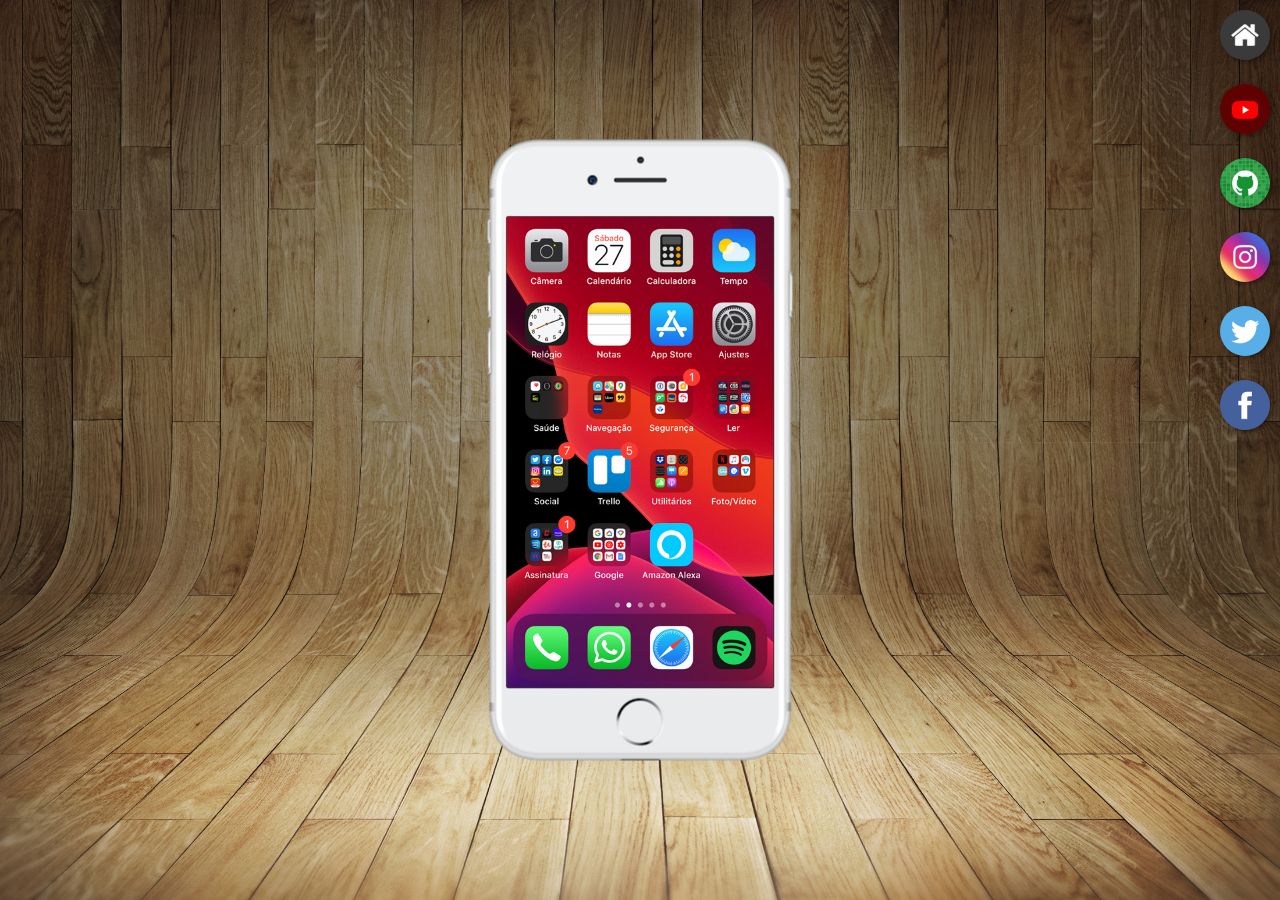
<file: index.html>
<!DOCTYPE html>
<html lang="pt-br">
<head>
    <meta charset="UTF-8">
    <meta http-equiv="X-UA-Compatible" content="IE=edge">
    <meta name="viewport" content="width=device-width, initial-scale=1.0">
    <link rel="shortcut icon" href="favicon.ico" type="image/x-icon">
    <link rel="stylesheet" href="estilos/style.css">
    <title>Projeto Redes Sociais</title>
</head>
<body>
    <main>
        <section id="telefone">
            <iframe src="home.html" name="tela" id="tela" frameborder="0"></iframe>
        </section>
        <section id="redes-sociais">
            <a href="home.html" target="tela"><img src="imagens/logo-home.jpg" alt="Home"></a><br>
            <a href="youtube.html" target="tela"><img src="imagens/logo-youtube.jpg" alt="YouTube"></a><br>
            <a href="github.html" target="tela"><img src="imagens/logo-github.jpg" alt="GitHub"></a><br>
            <a href="instagram.html" target="tela"><img src="imagens/logo-instagram.jpg" alt="Instagram"></a><br>
            <a href="twitter.html" target="tela"><img src="imagens/logo-twitter.jpg" alt="Twitter"></a><br>
            <a href="facebook.html" target="tela"><img src="imagens/logo-facebook.jpg" alt="Facebbok"></a>
        </section>
    </main>
</body>
</html>
</file>
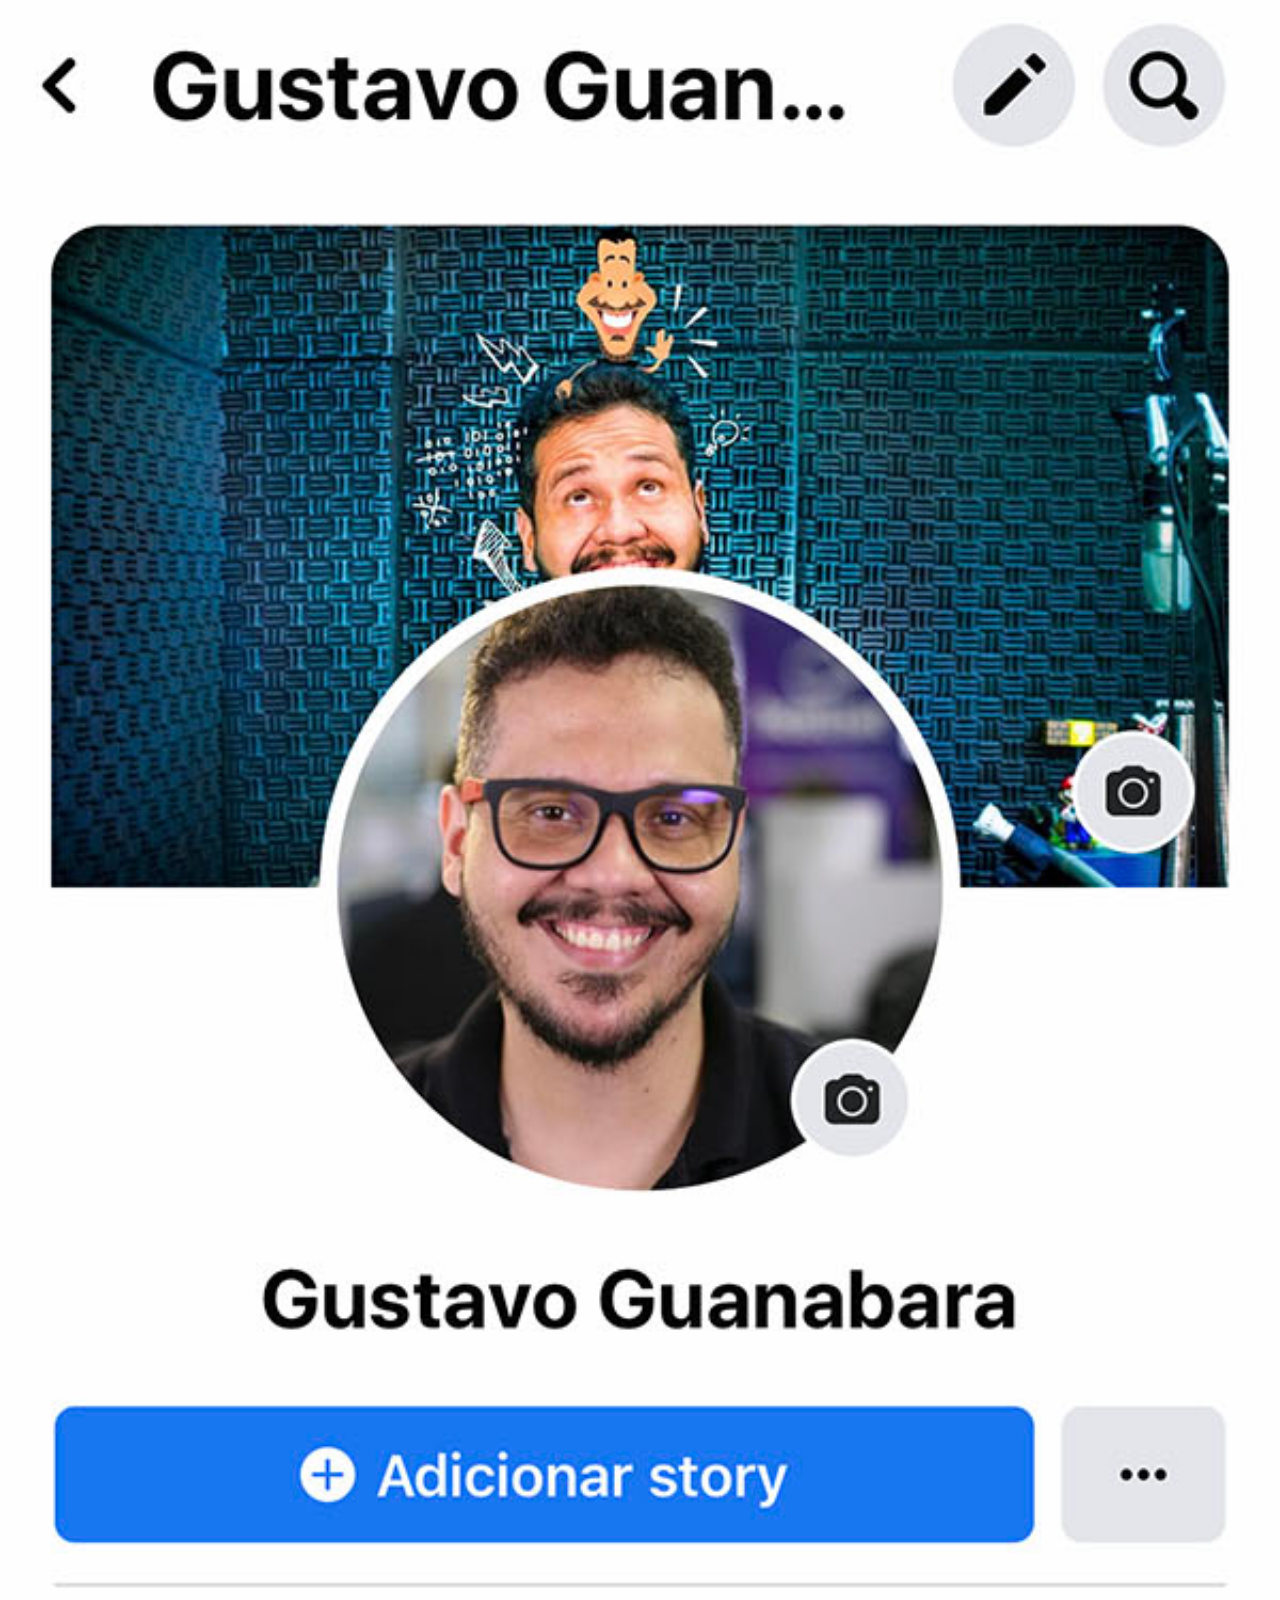
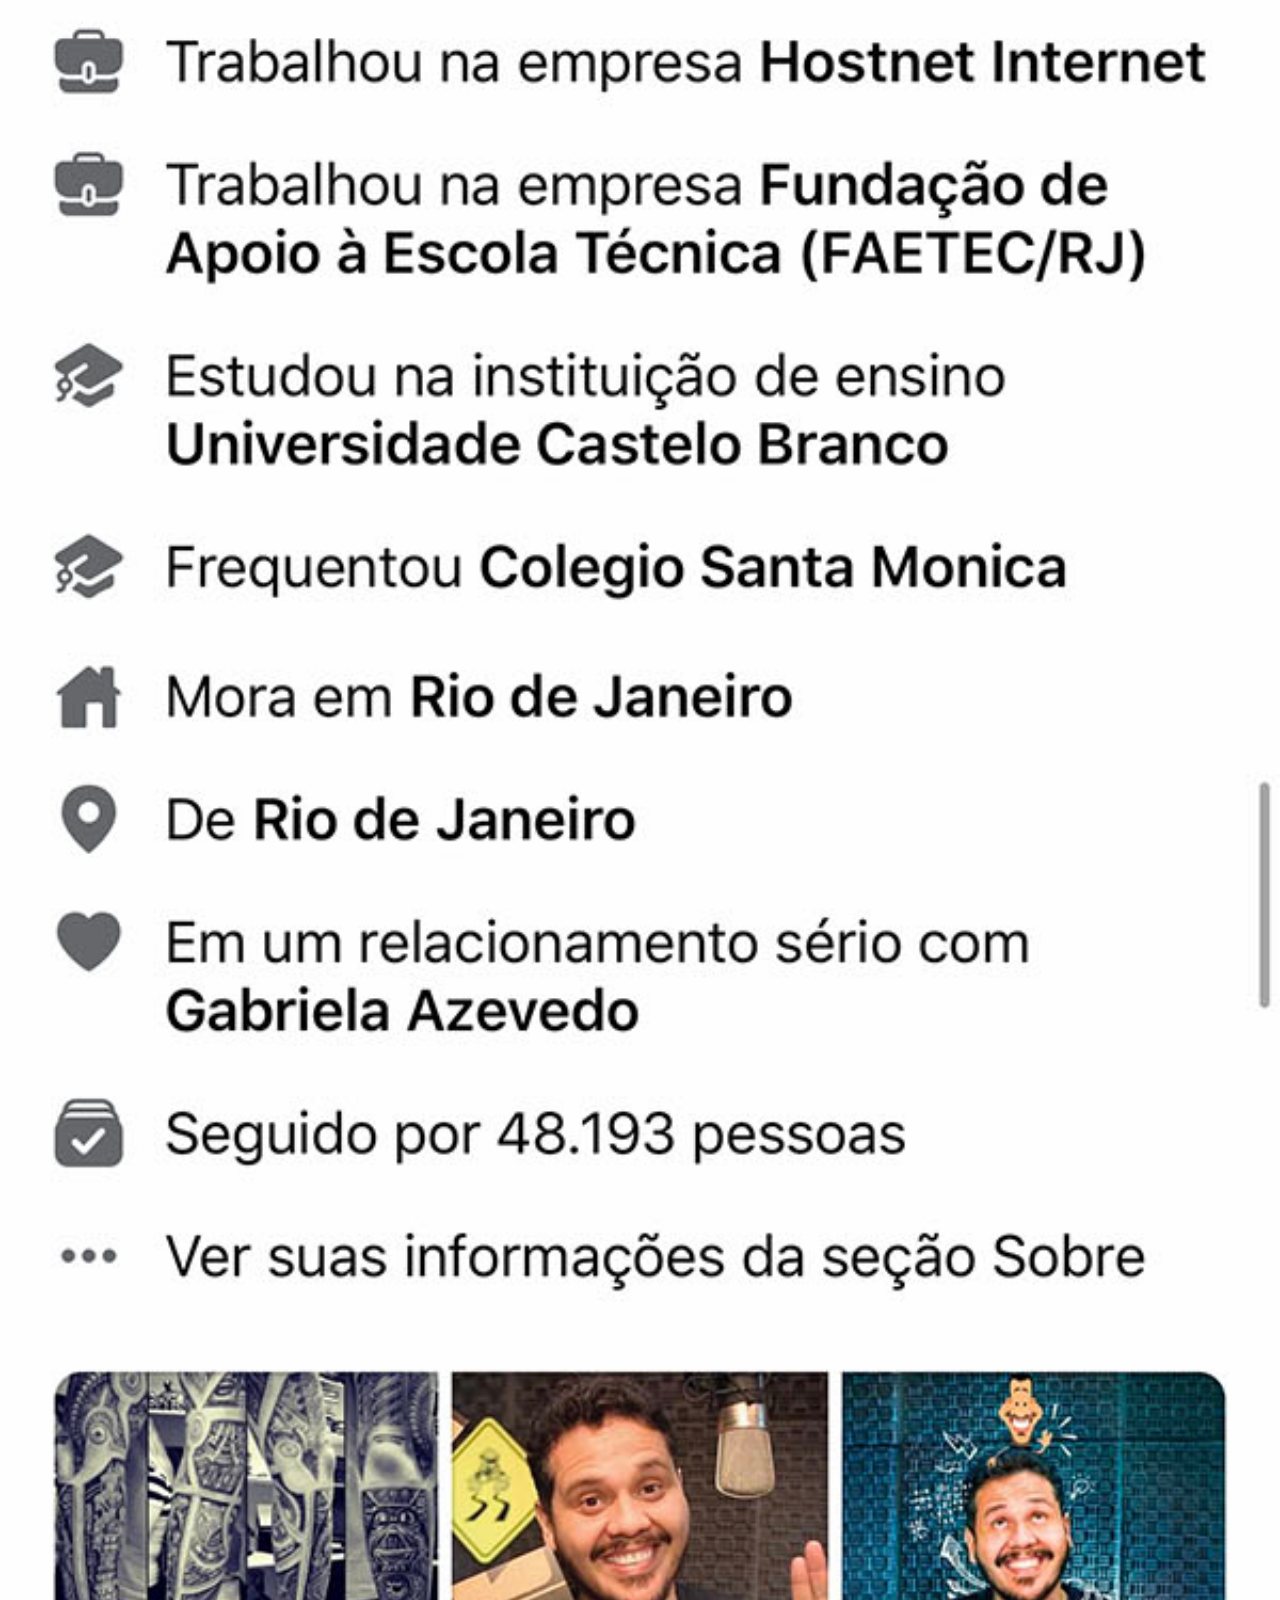
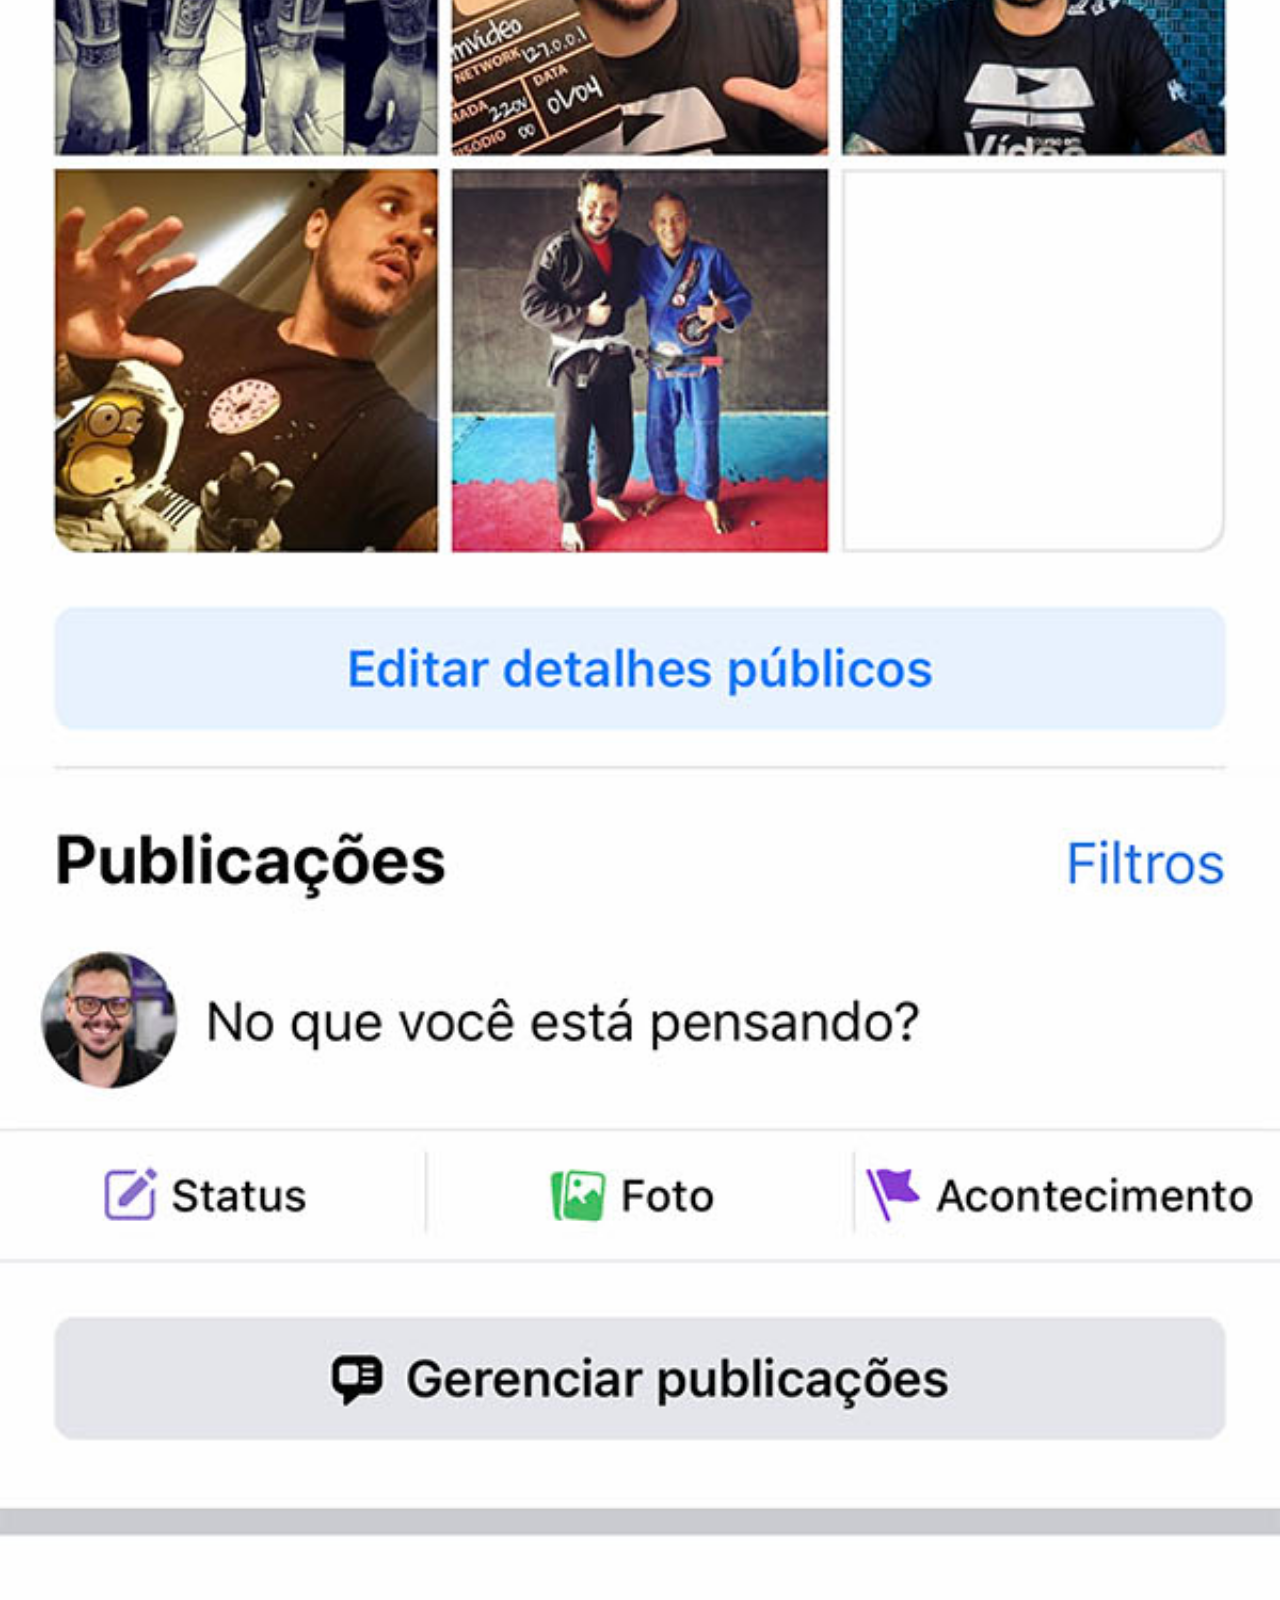
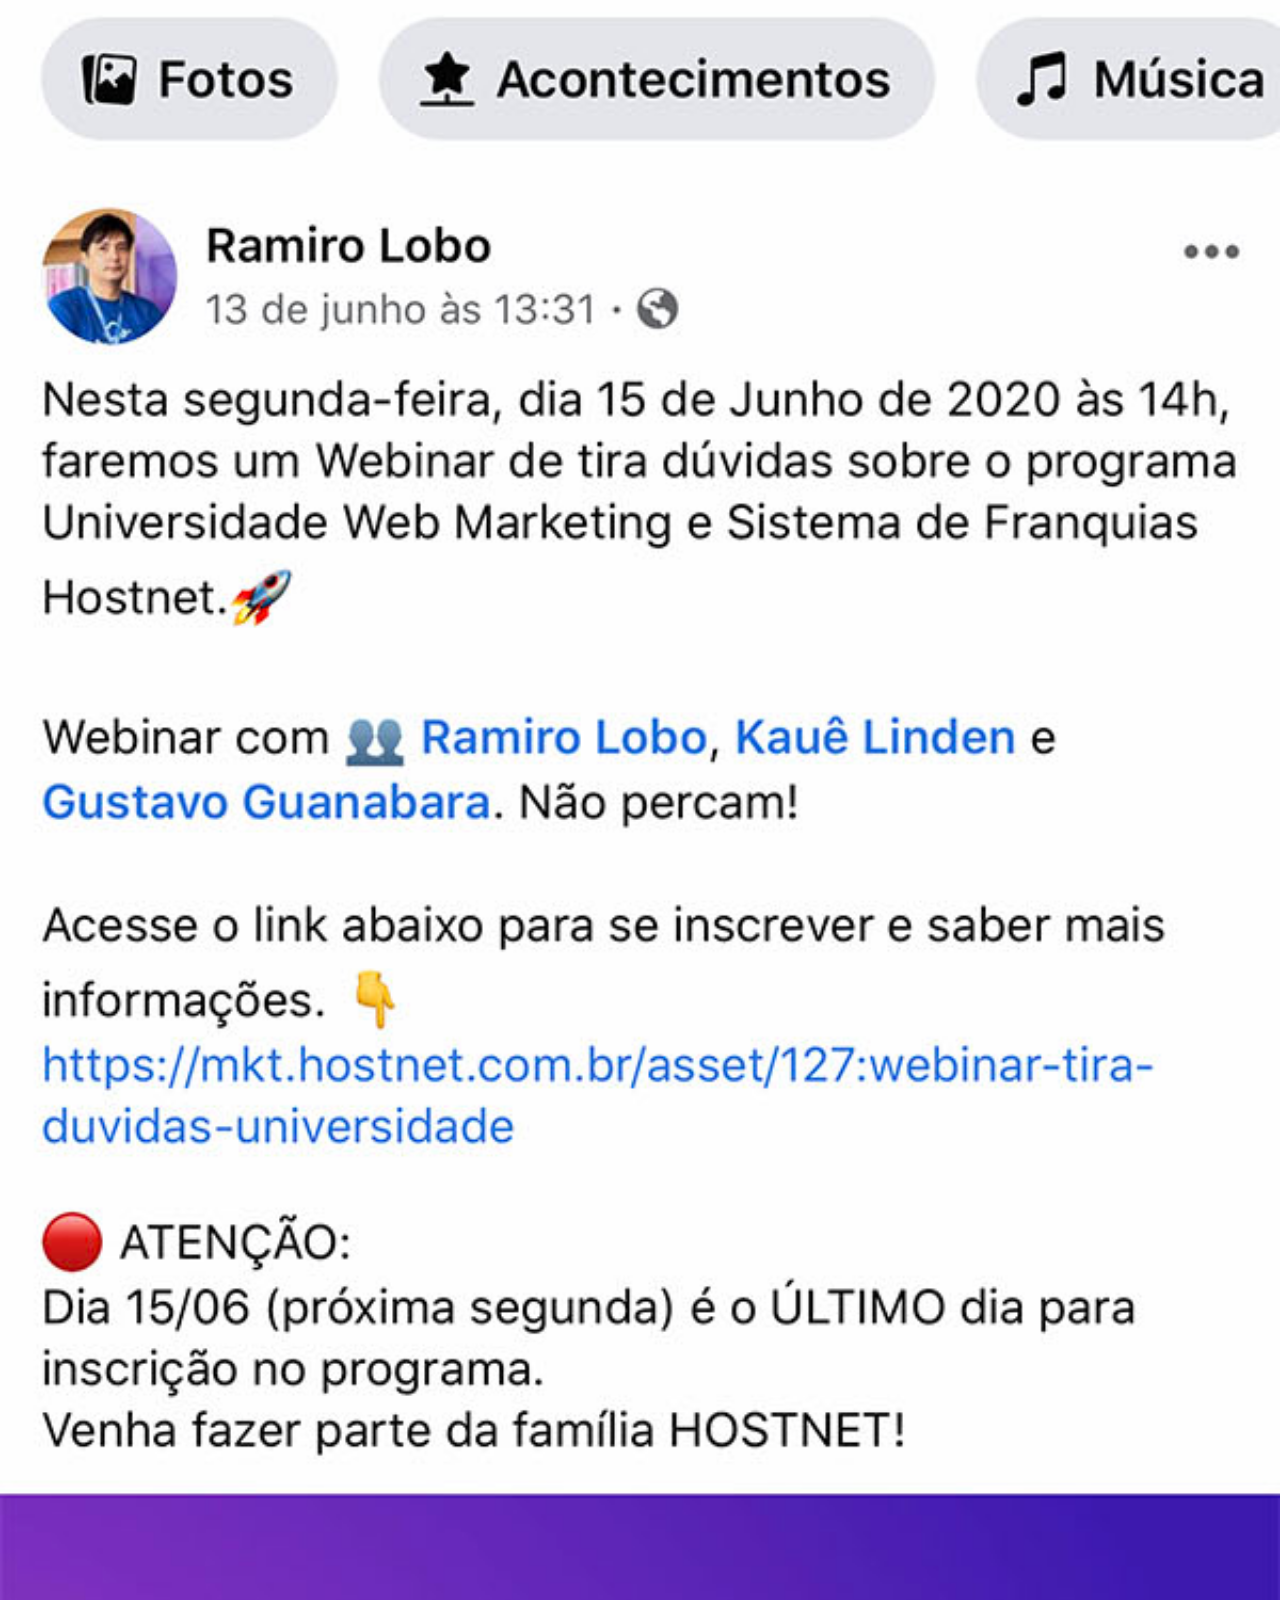
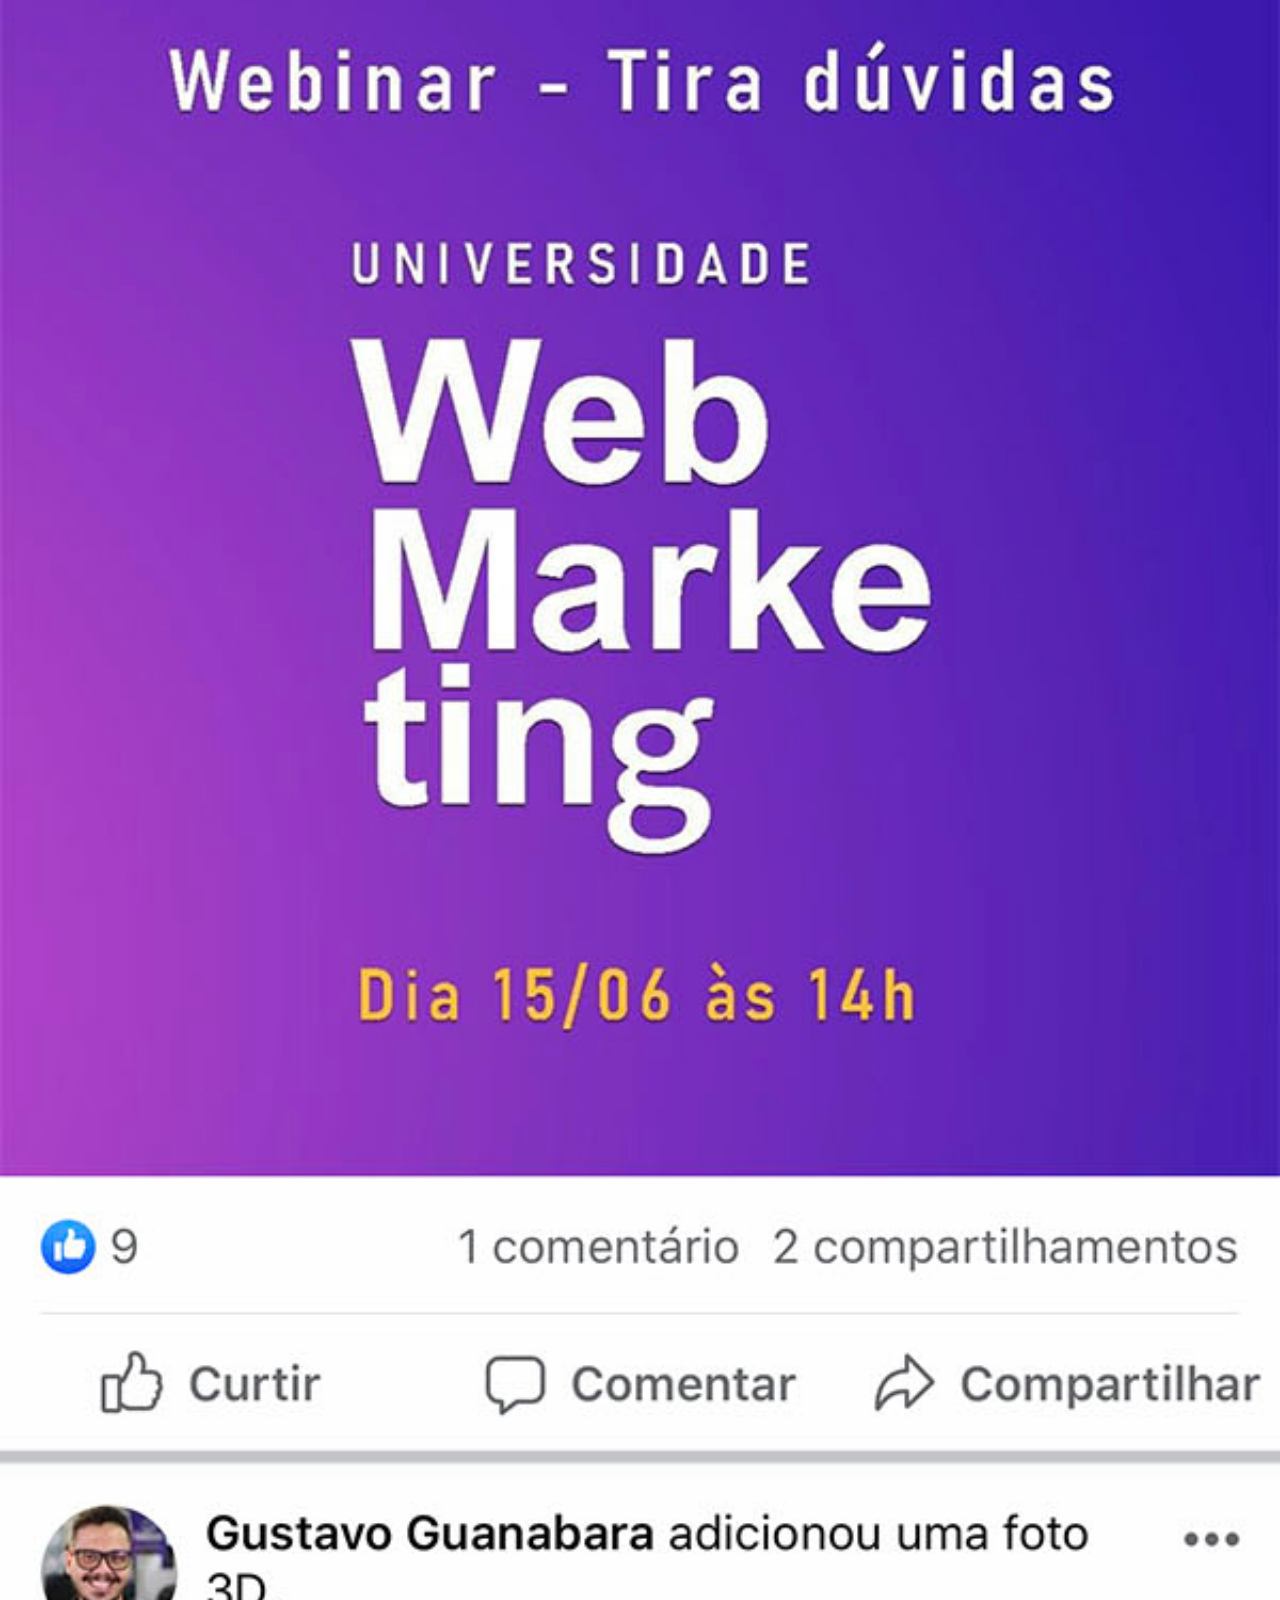
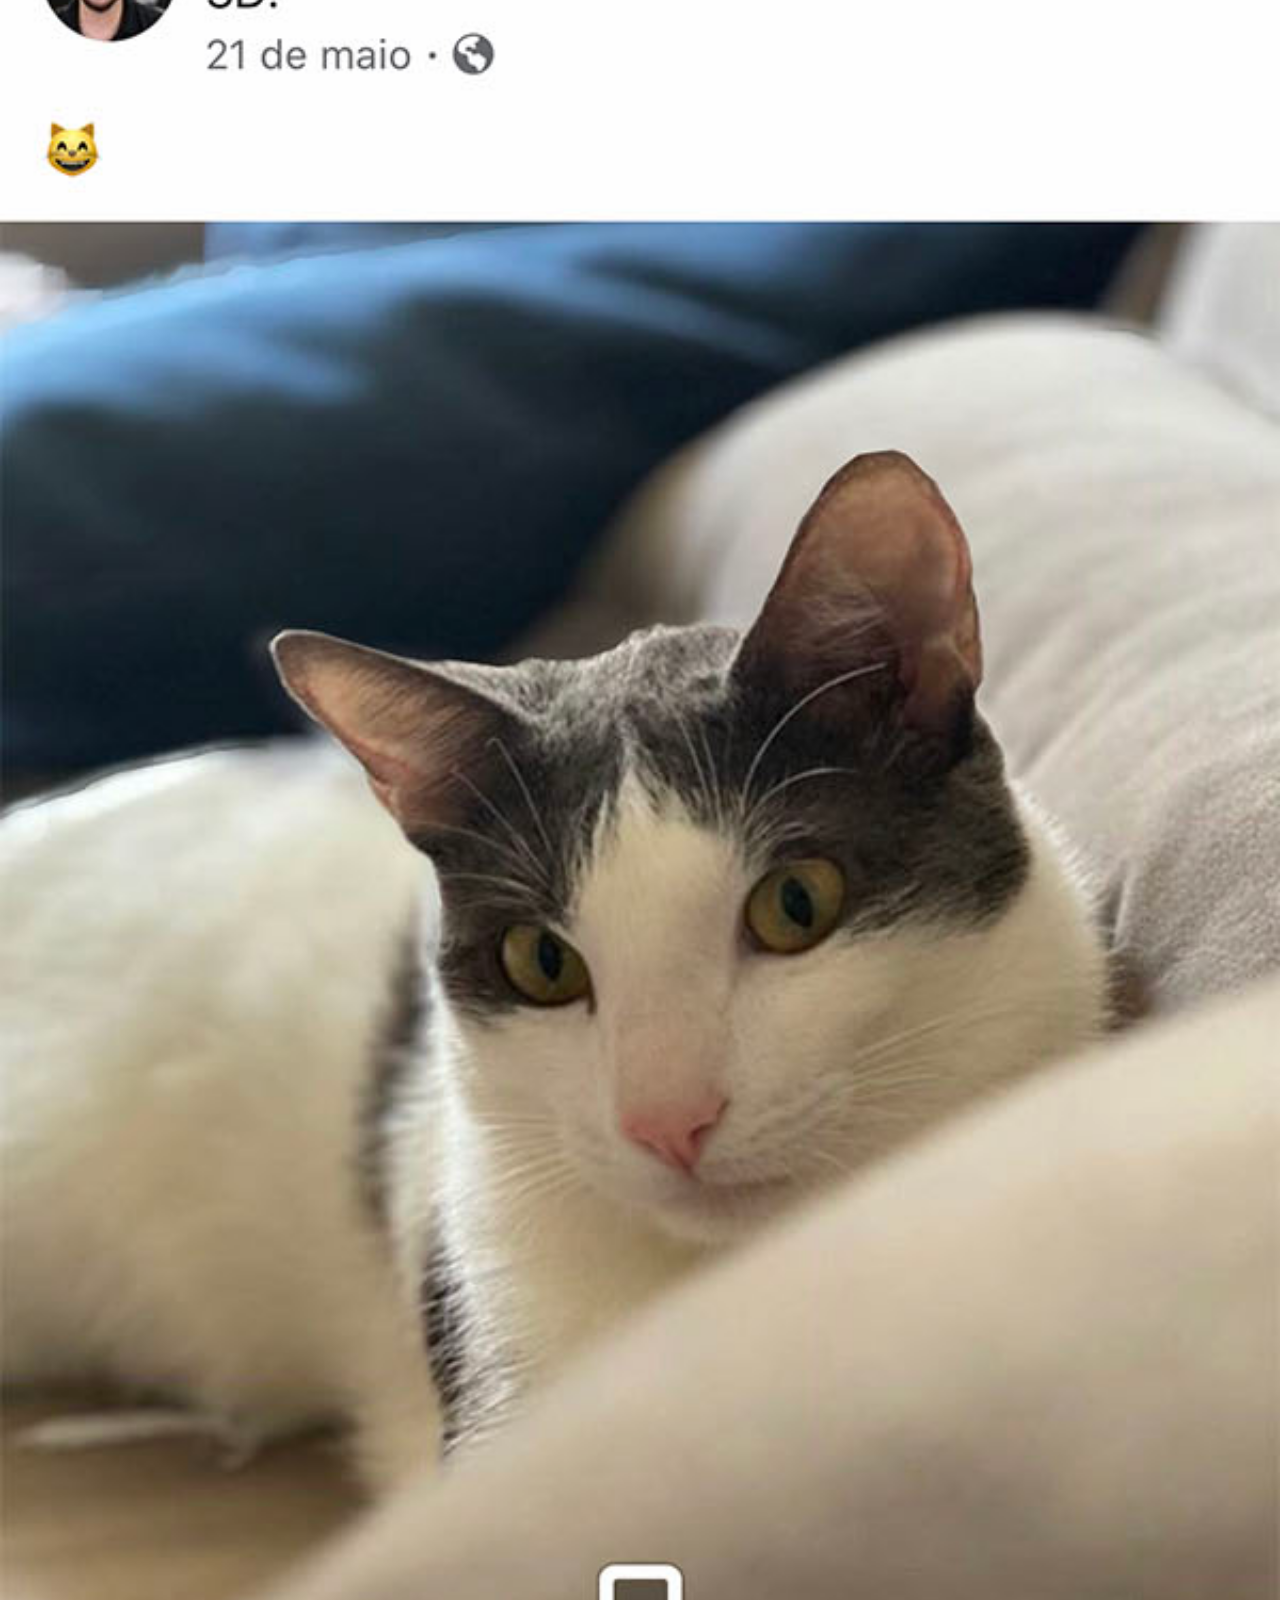
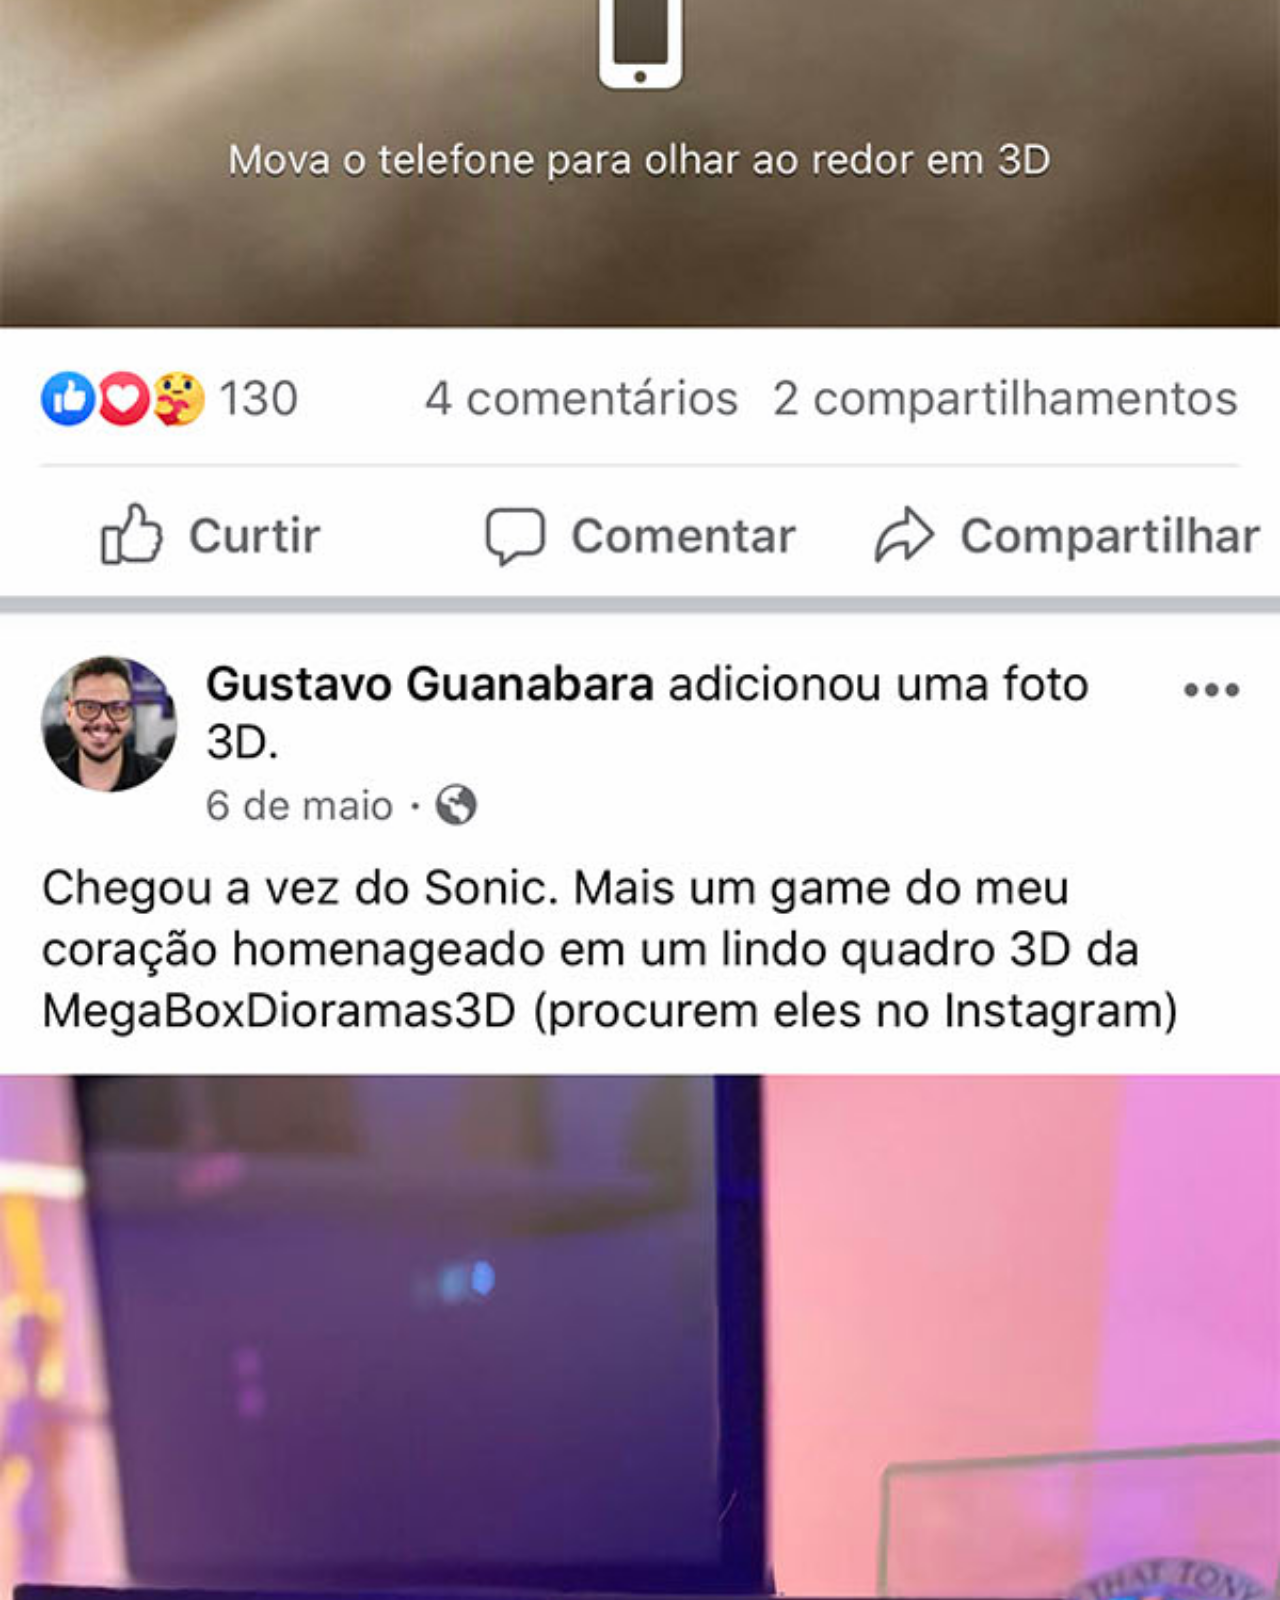
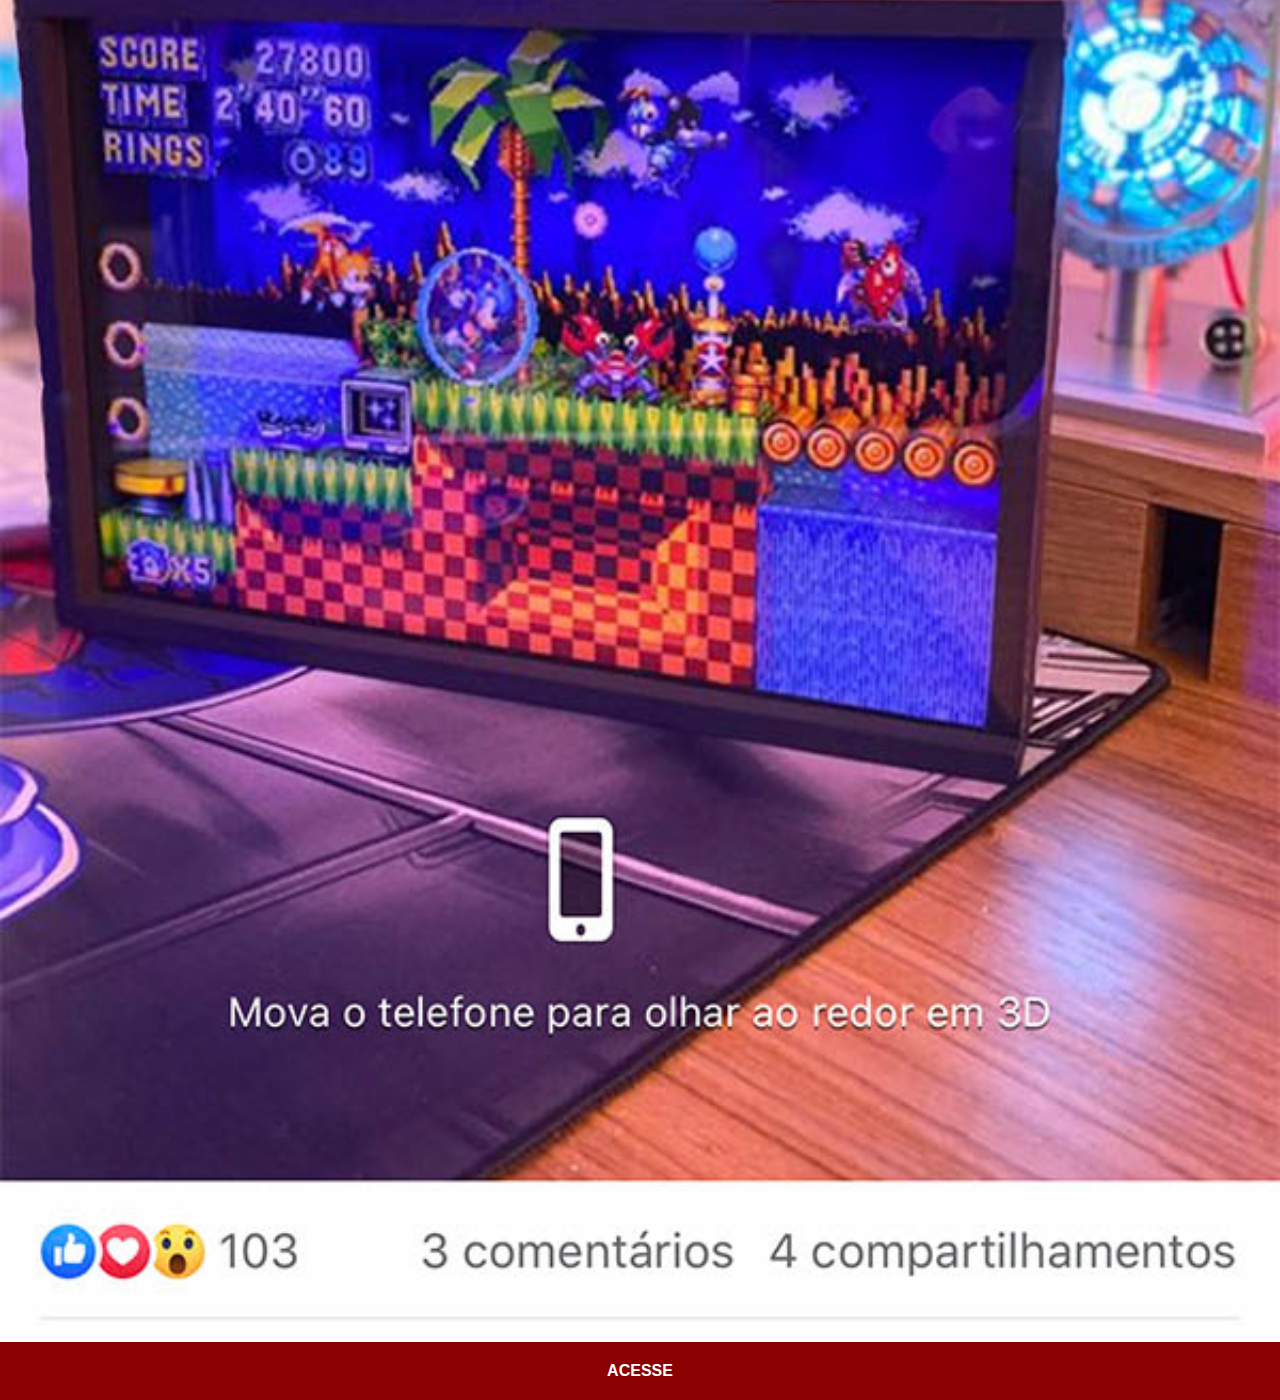
<file: facebook.html>
<!DOCTYPE html>
<html lang="pt-br">
<head>
    <meta charset="UTF-8">
    <meta http-equiv="X-UA-Compatible" content="IE=edge">
    <meta name="viewport" content="width=device-width, initial-scale=1.0">
    <title>Facebook</title>
    <link rel="stylesheet" href="estilos/social.css">
</head>
<body>
    <img src="imagens/tela-facebook.jpg" alt="Facebook">
    <a href="https://www.facebook.com/" target="_blank">ACESSE</a>
</body>
</html>
</file>
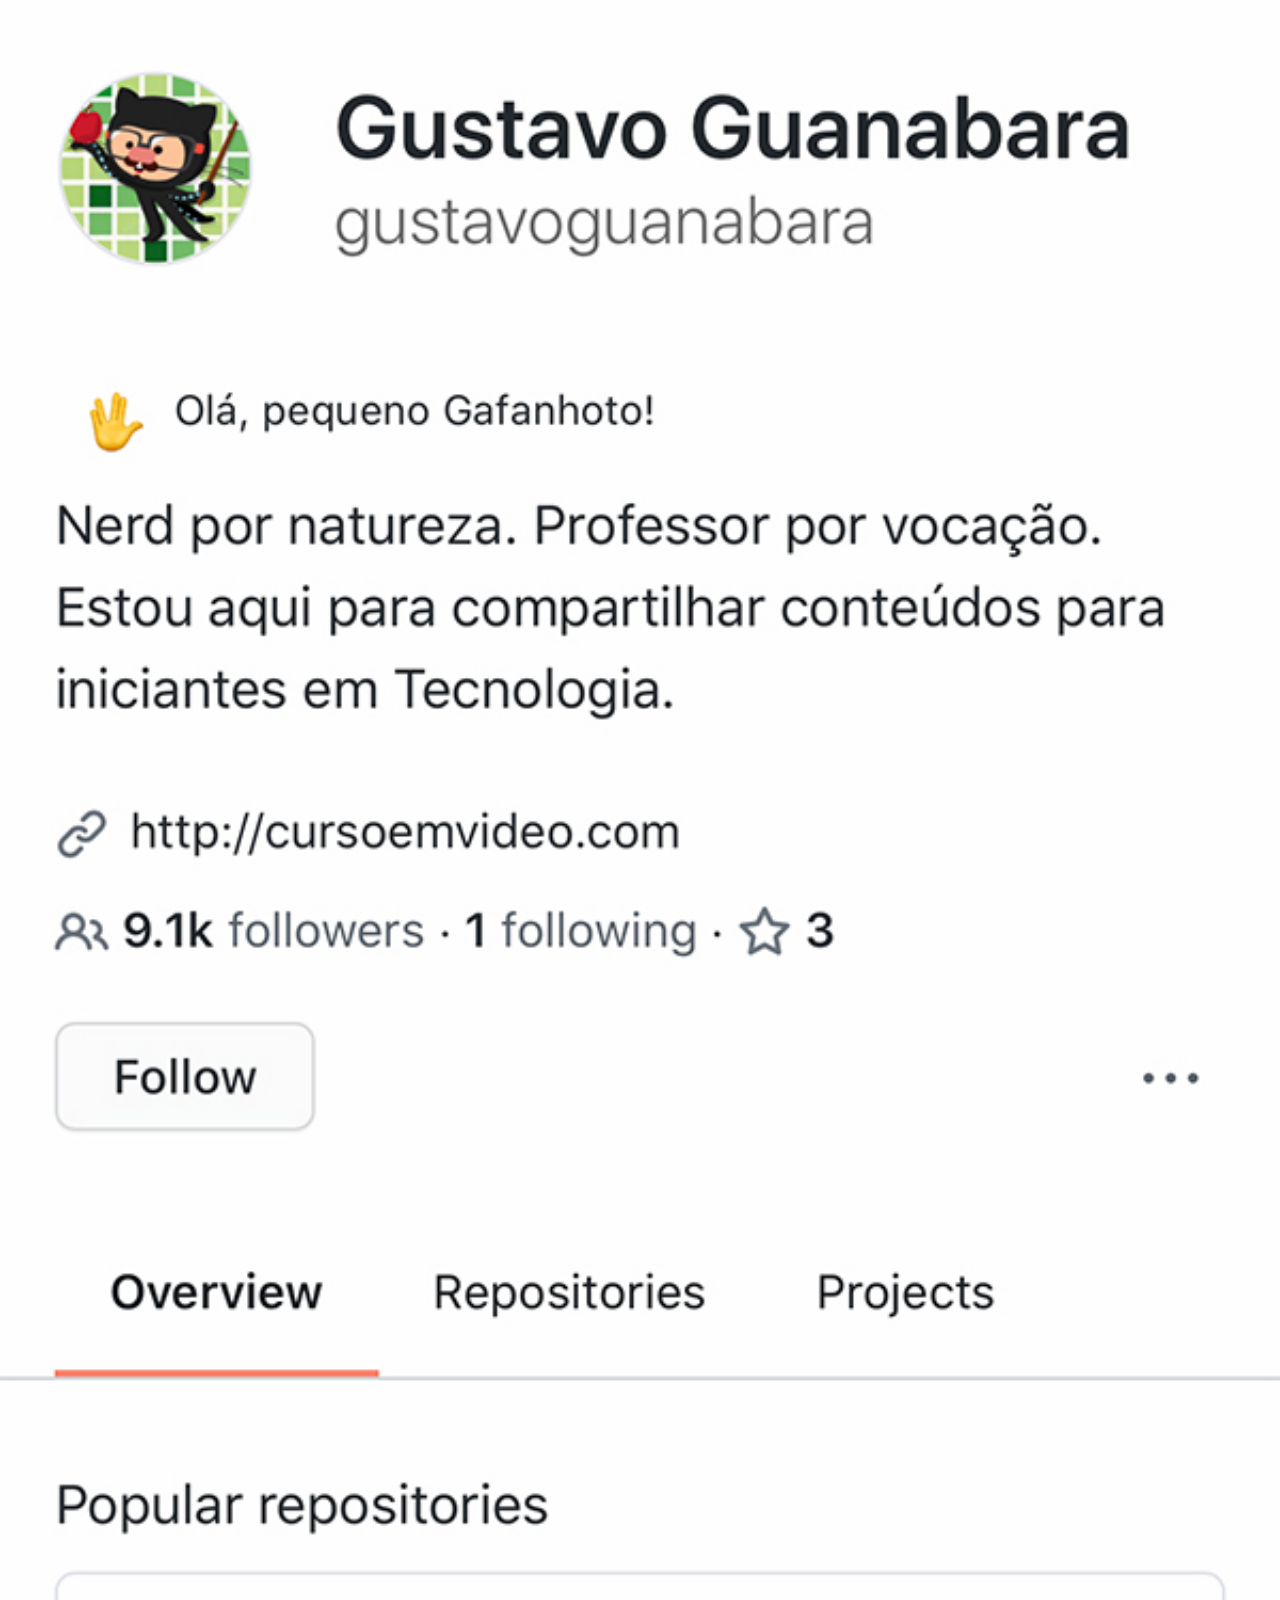
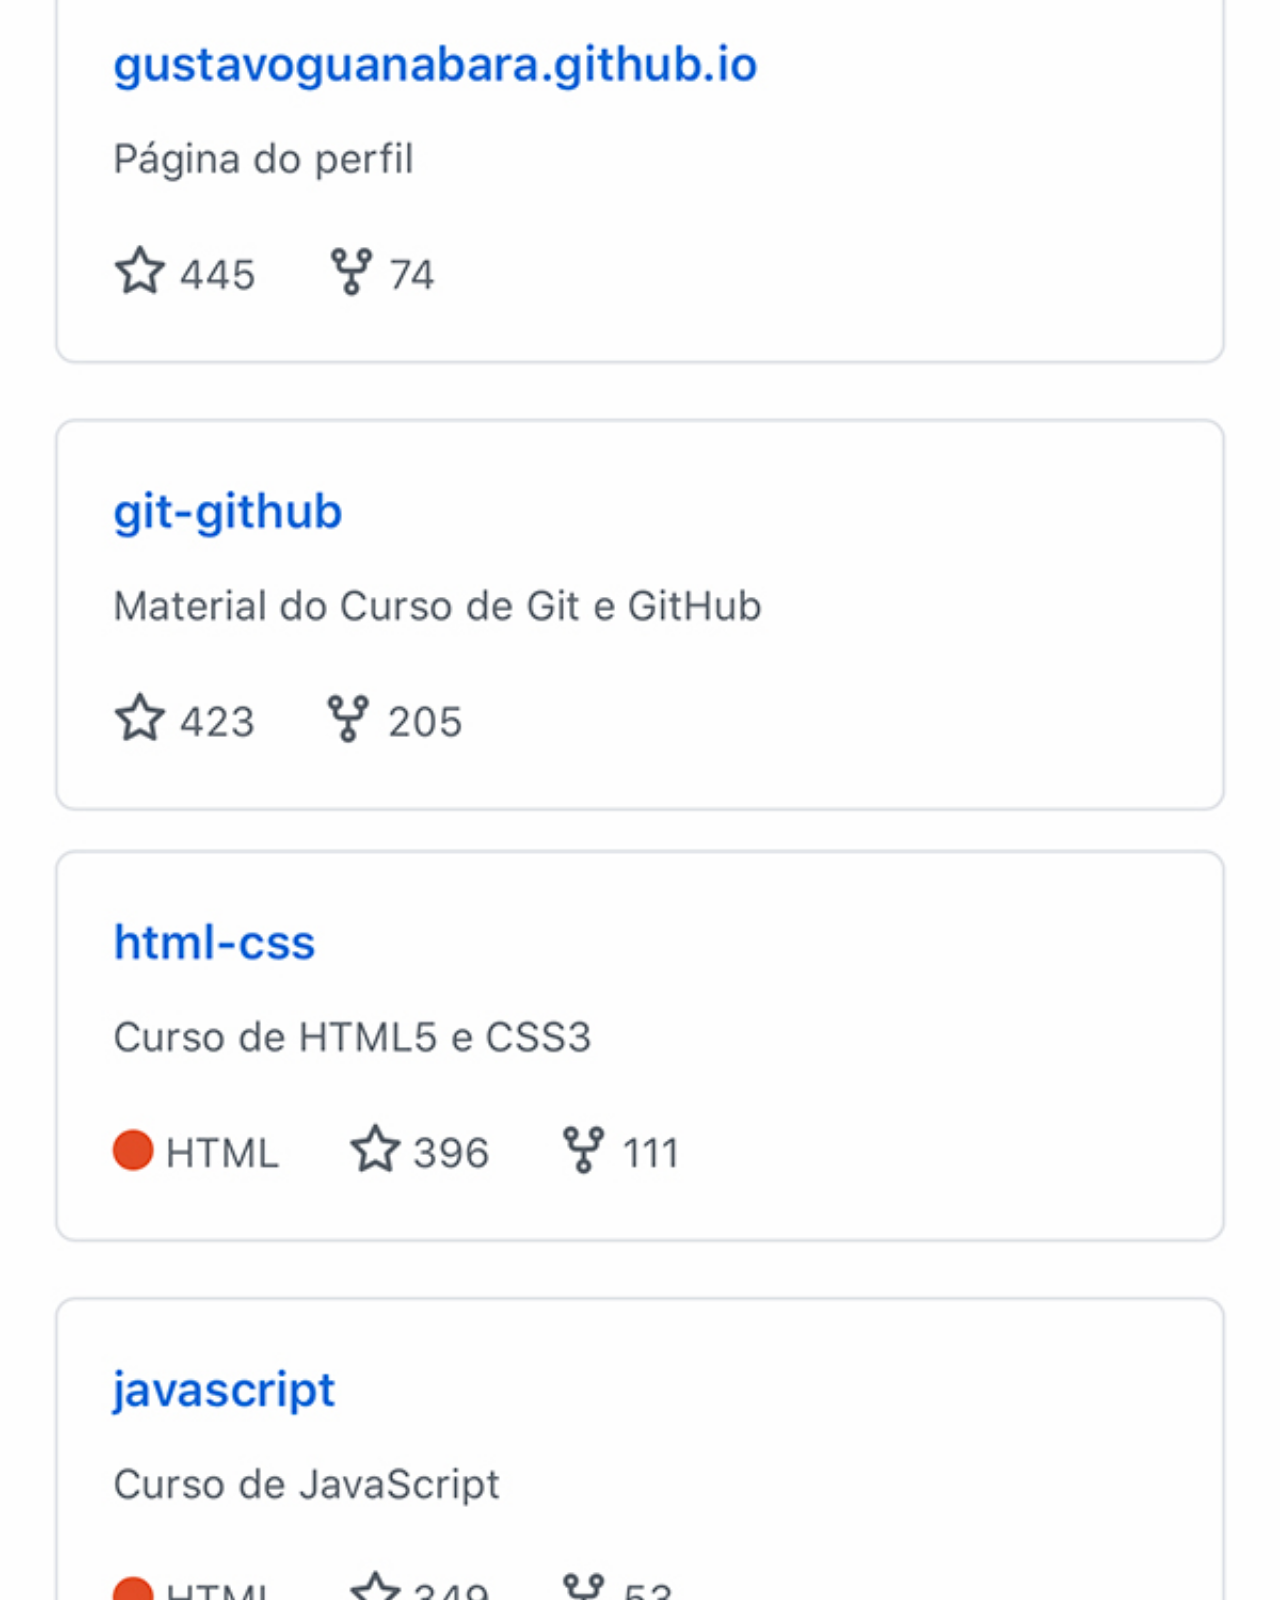
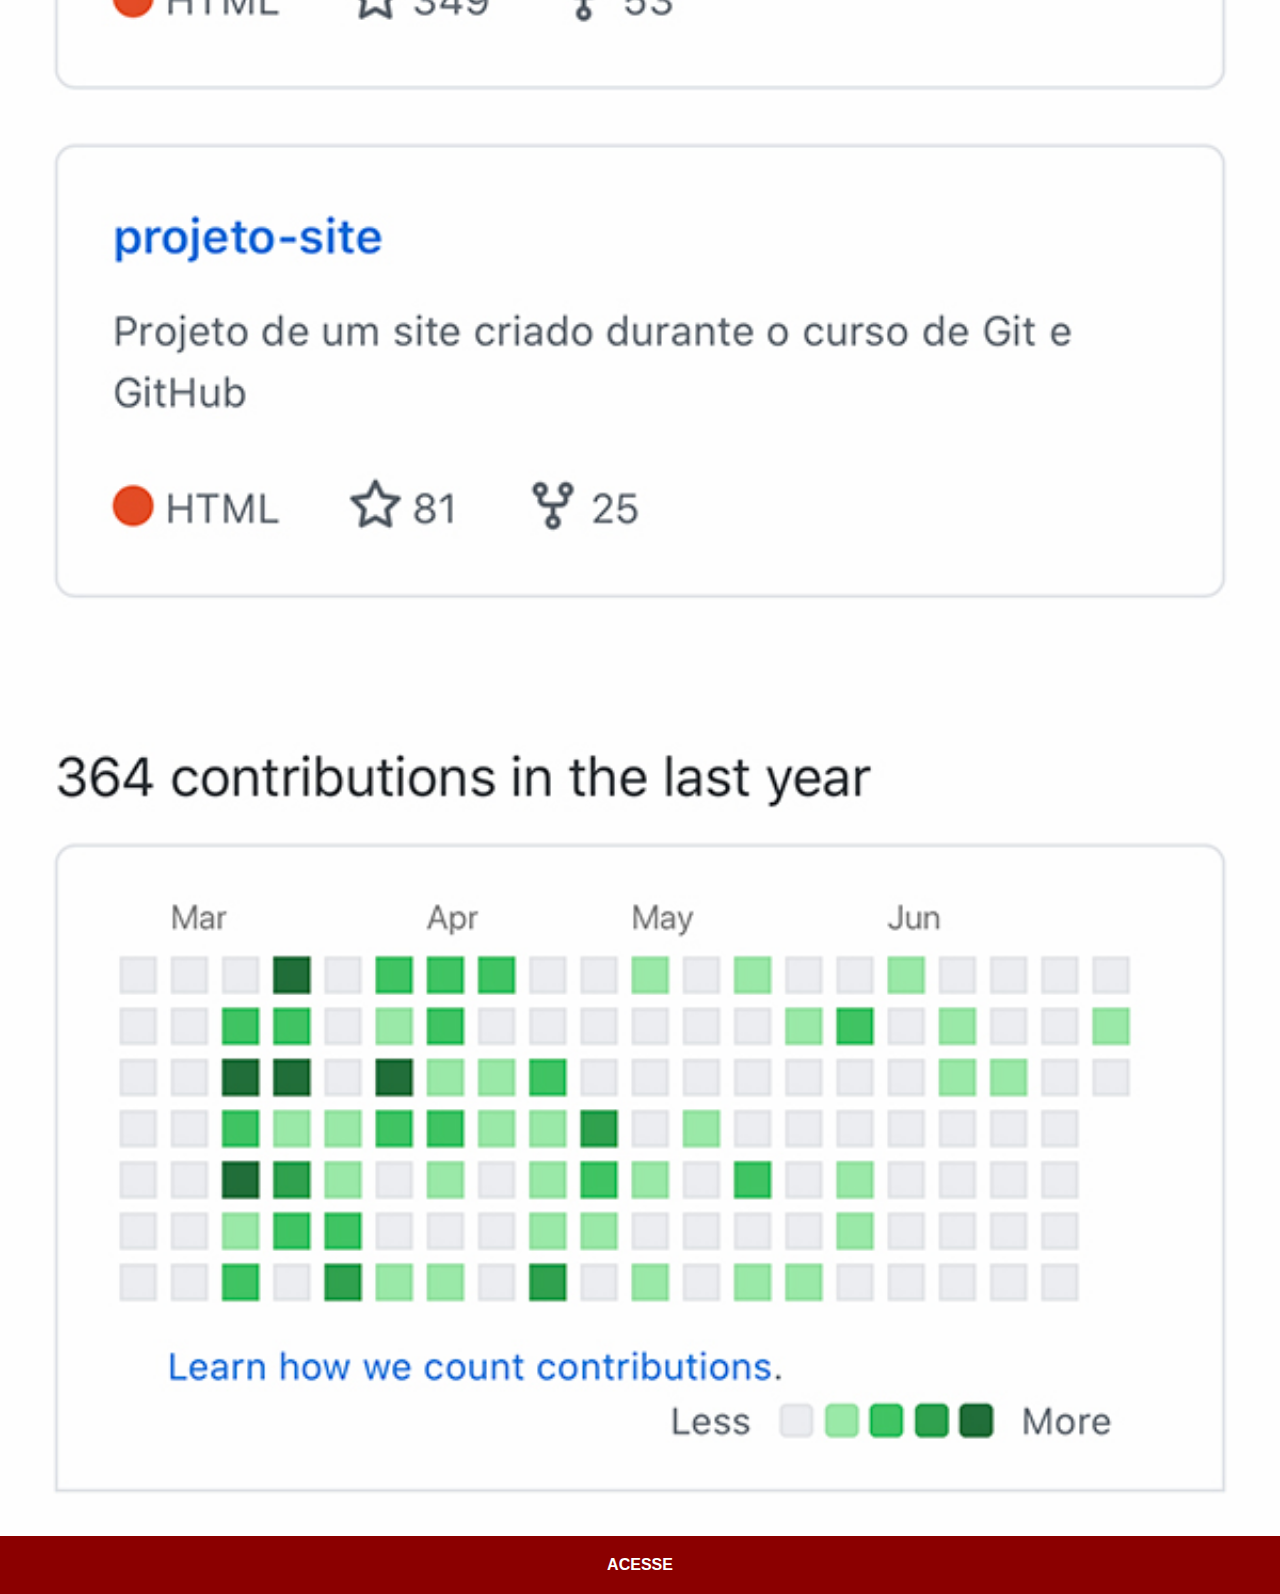
<file: github.html>
<!DOCTYPE html>
<html lang="pt-br">
<head>
    <meta charset="UTF-8">
    <meta http-equiv="X-UA-Compatible" content="IE=edge">
    <meta name="viewport" content="width=device-width, initial-scale=1.0">
    <title>GitHub</title>
    <link rel="stylesheet" href="estilos/social.css">
</head>
<body>
    <img src="imagens/tela-github.jpg" alt="GitHub">
    <a href="https://github.com/lepenn" target="_blank">ACESSE</a>
</body>
</html>
</file>
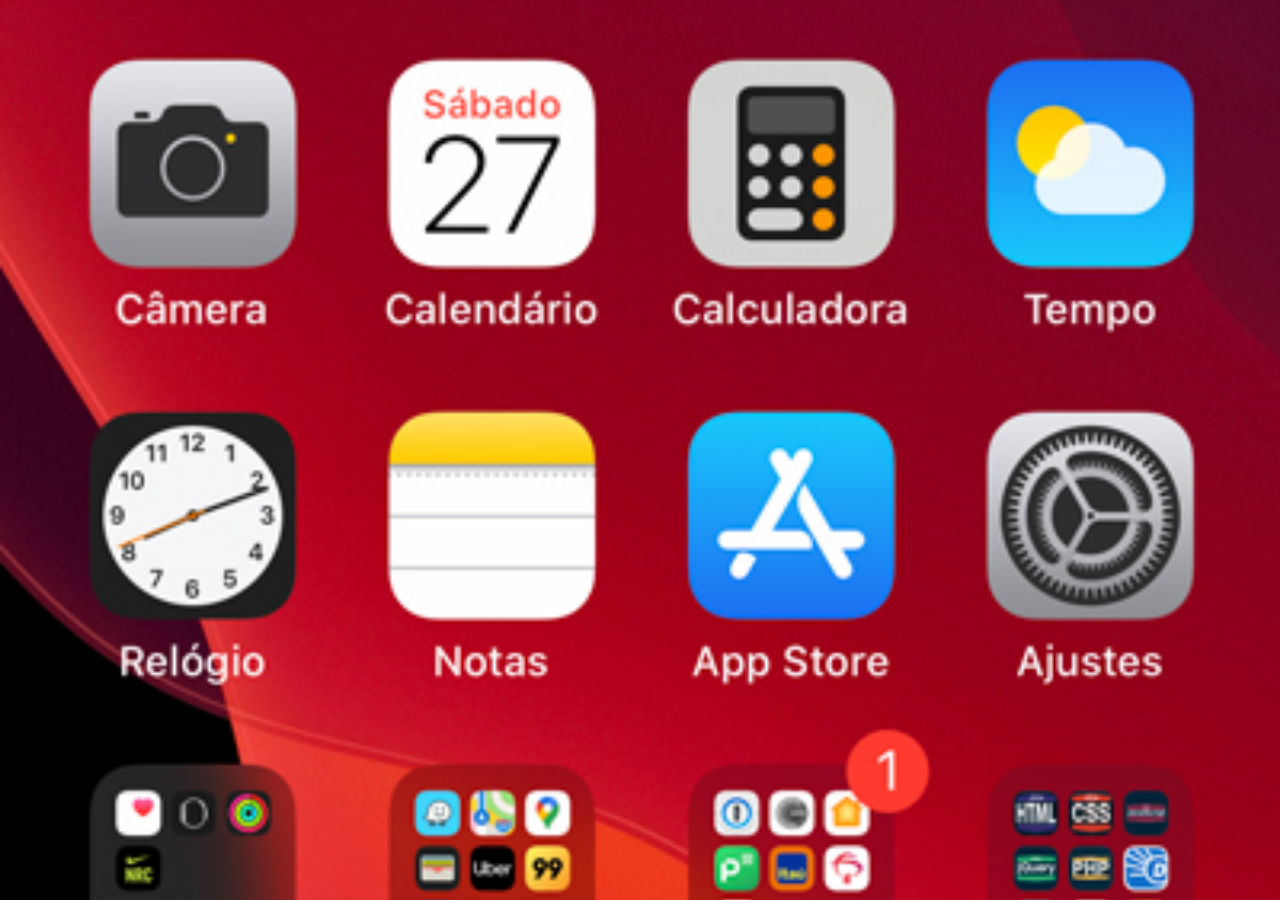
<file: home.html>
<!DOCTYPE html>
<html lang="pt-br">
<head>
    <meta charset="UTF-8">
    <meta http-equiv="X-UA-Compatible" content="IE=edge">
    <meta name="viewport" content="width=device-width, initial-scale=1.0">
    <title>Home</title>
</head>
<style>
     * {
        margin: 0px;
        padding: 0px;
     }

     body {
        width: 100vw;
        height: 100vh;
        background: black url('imagens/tela-home.jpg') no-repeat top center;
        background-size: cover;
     }
</style>
<body>
    
</body>
</html>
</file>
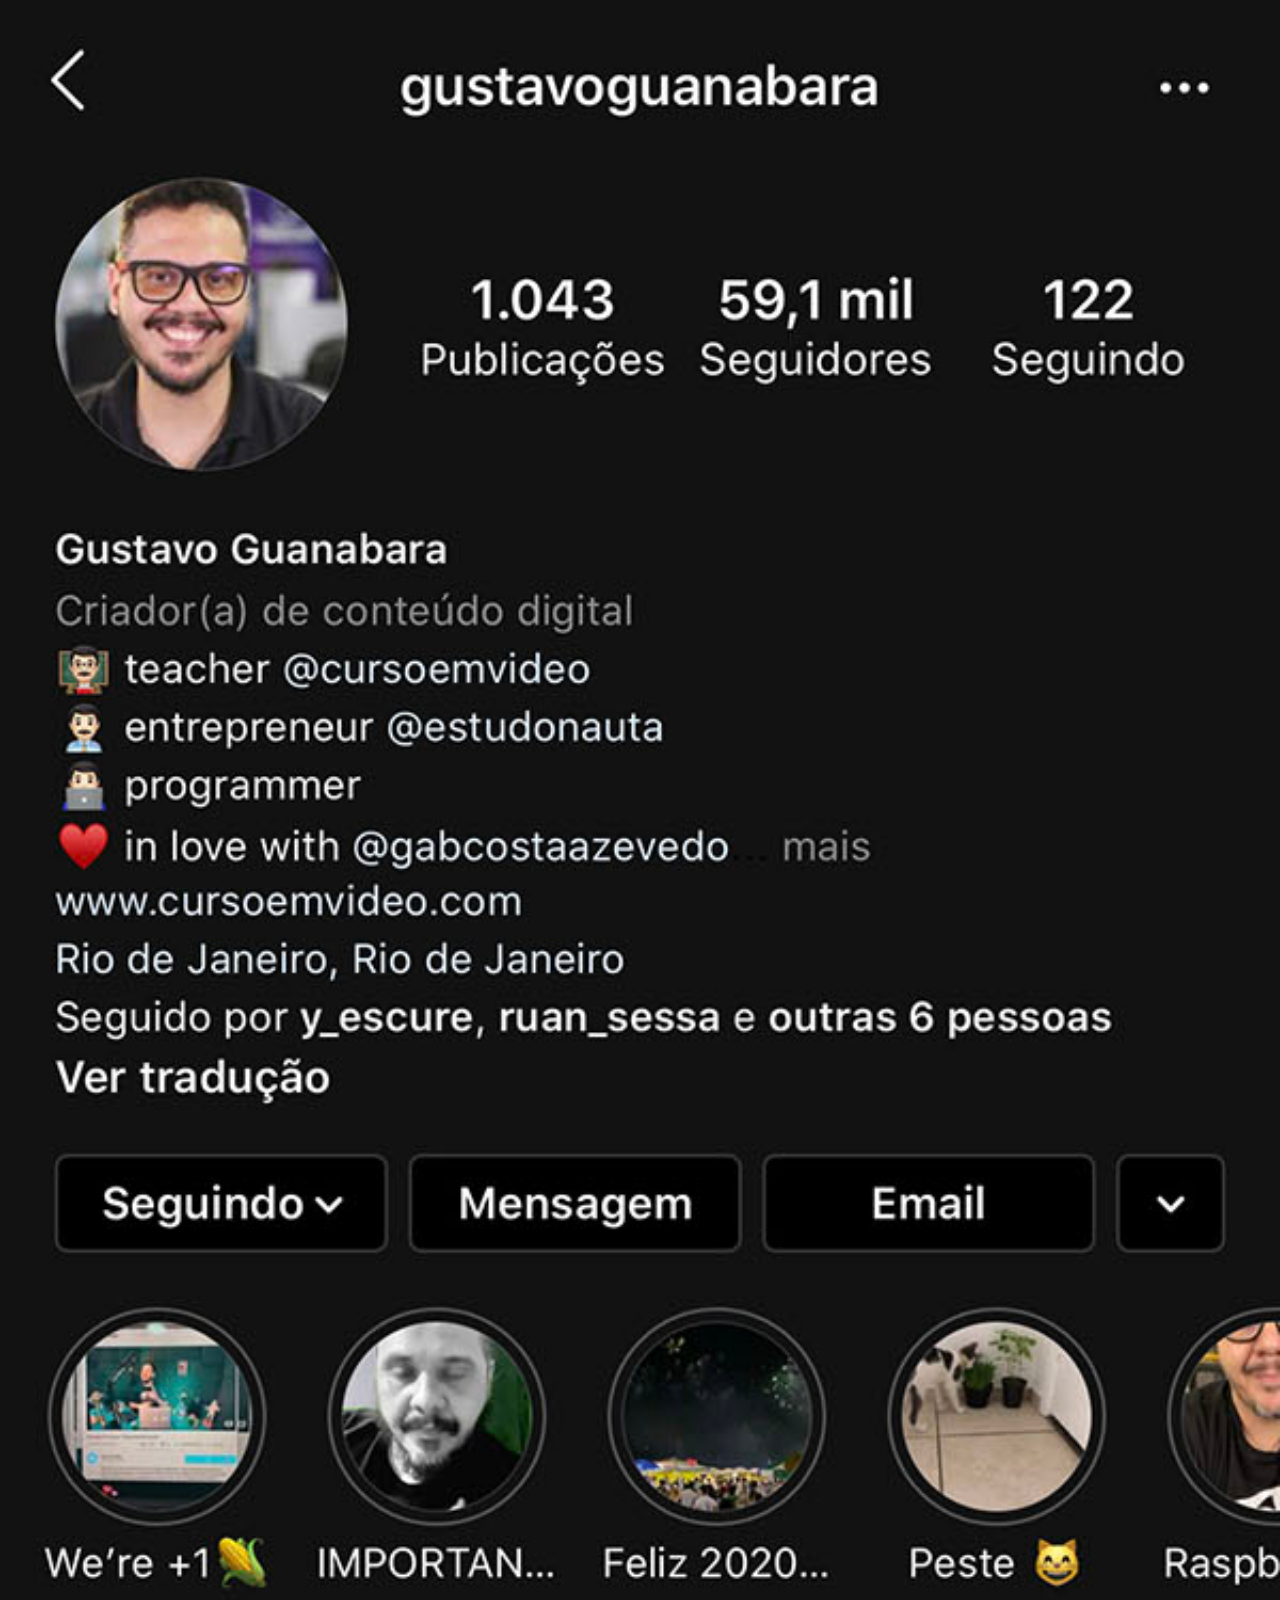
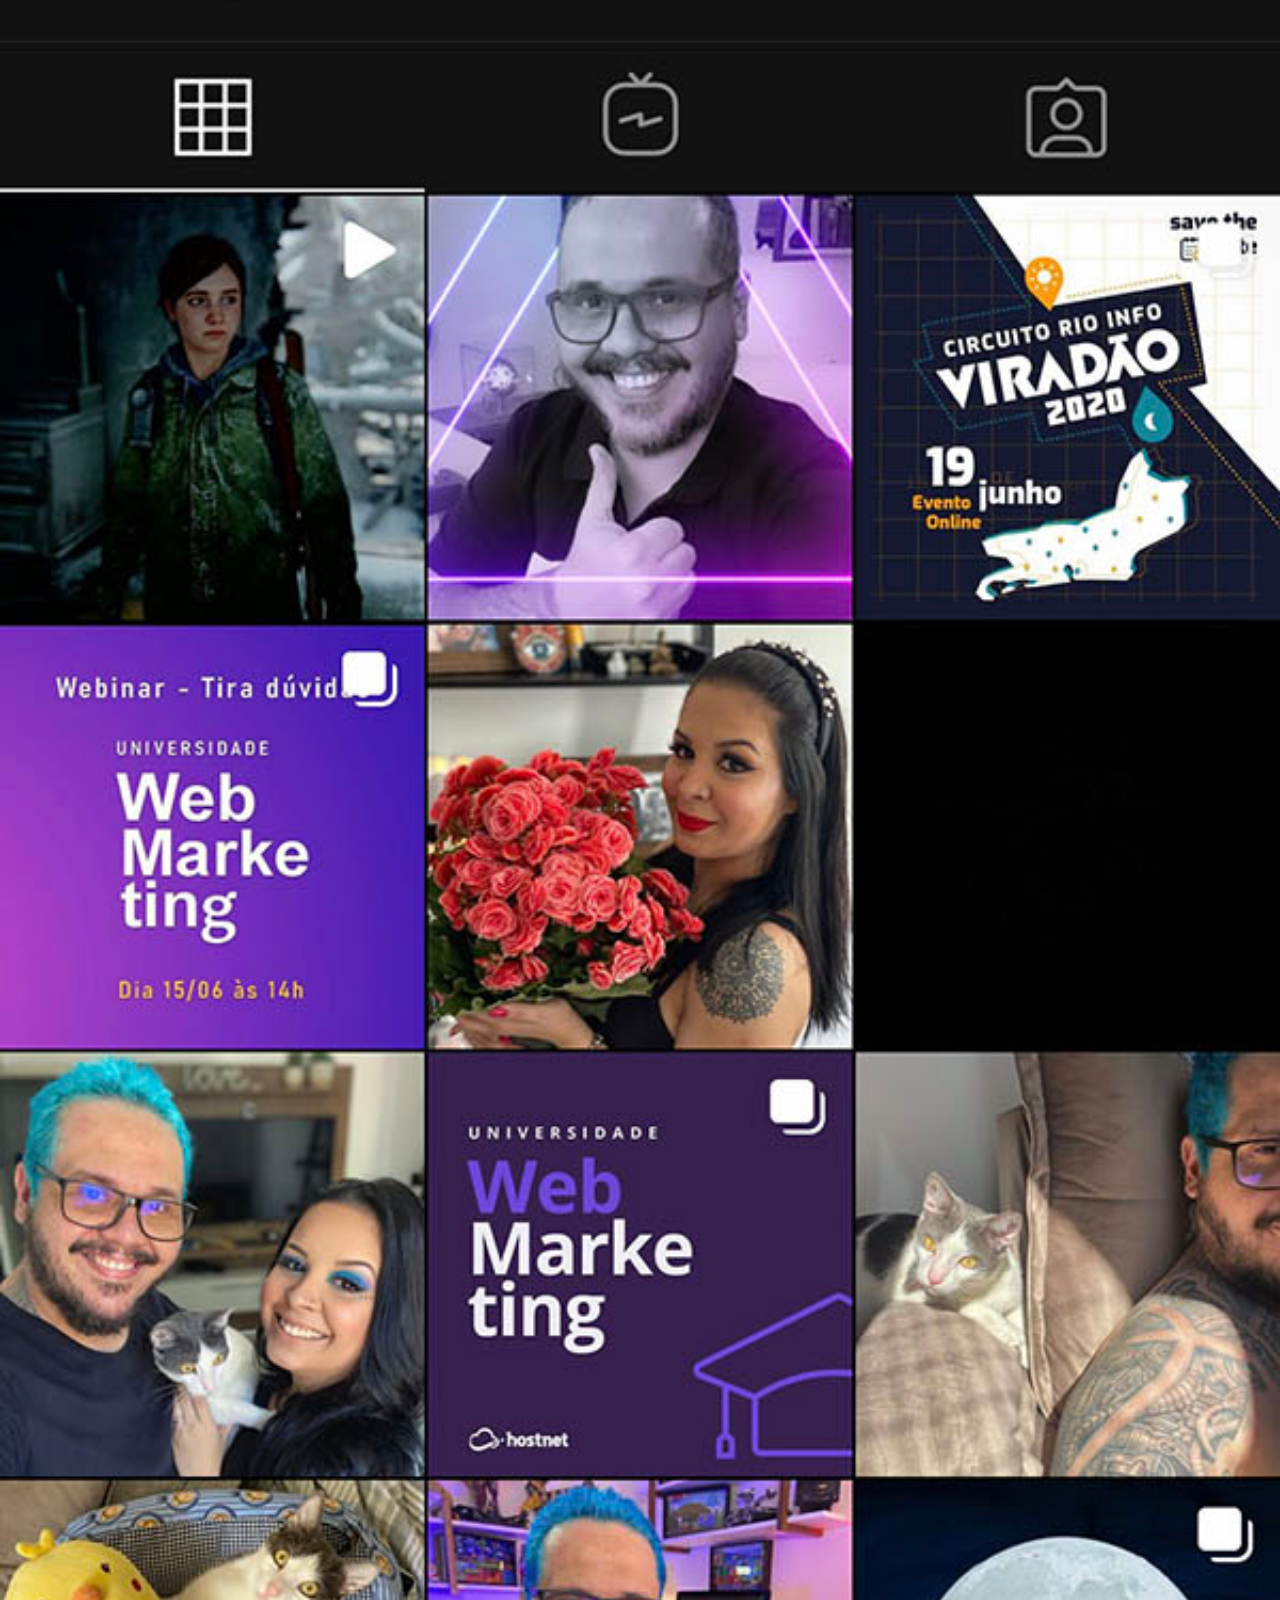
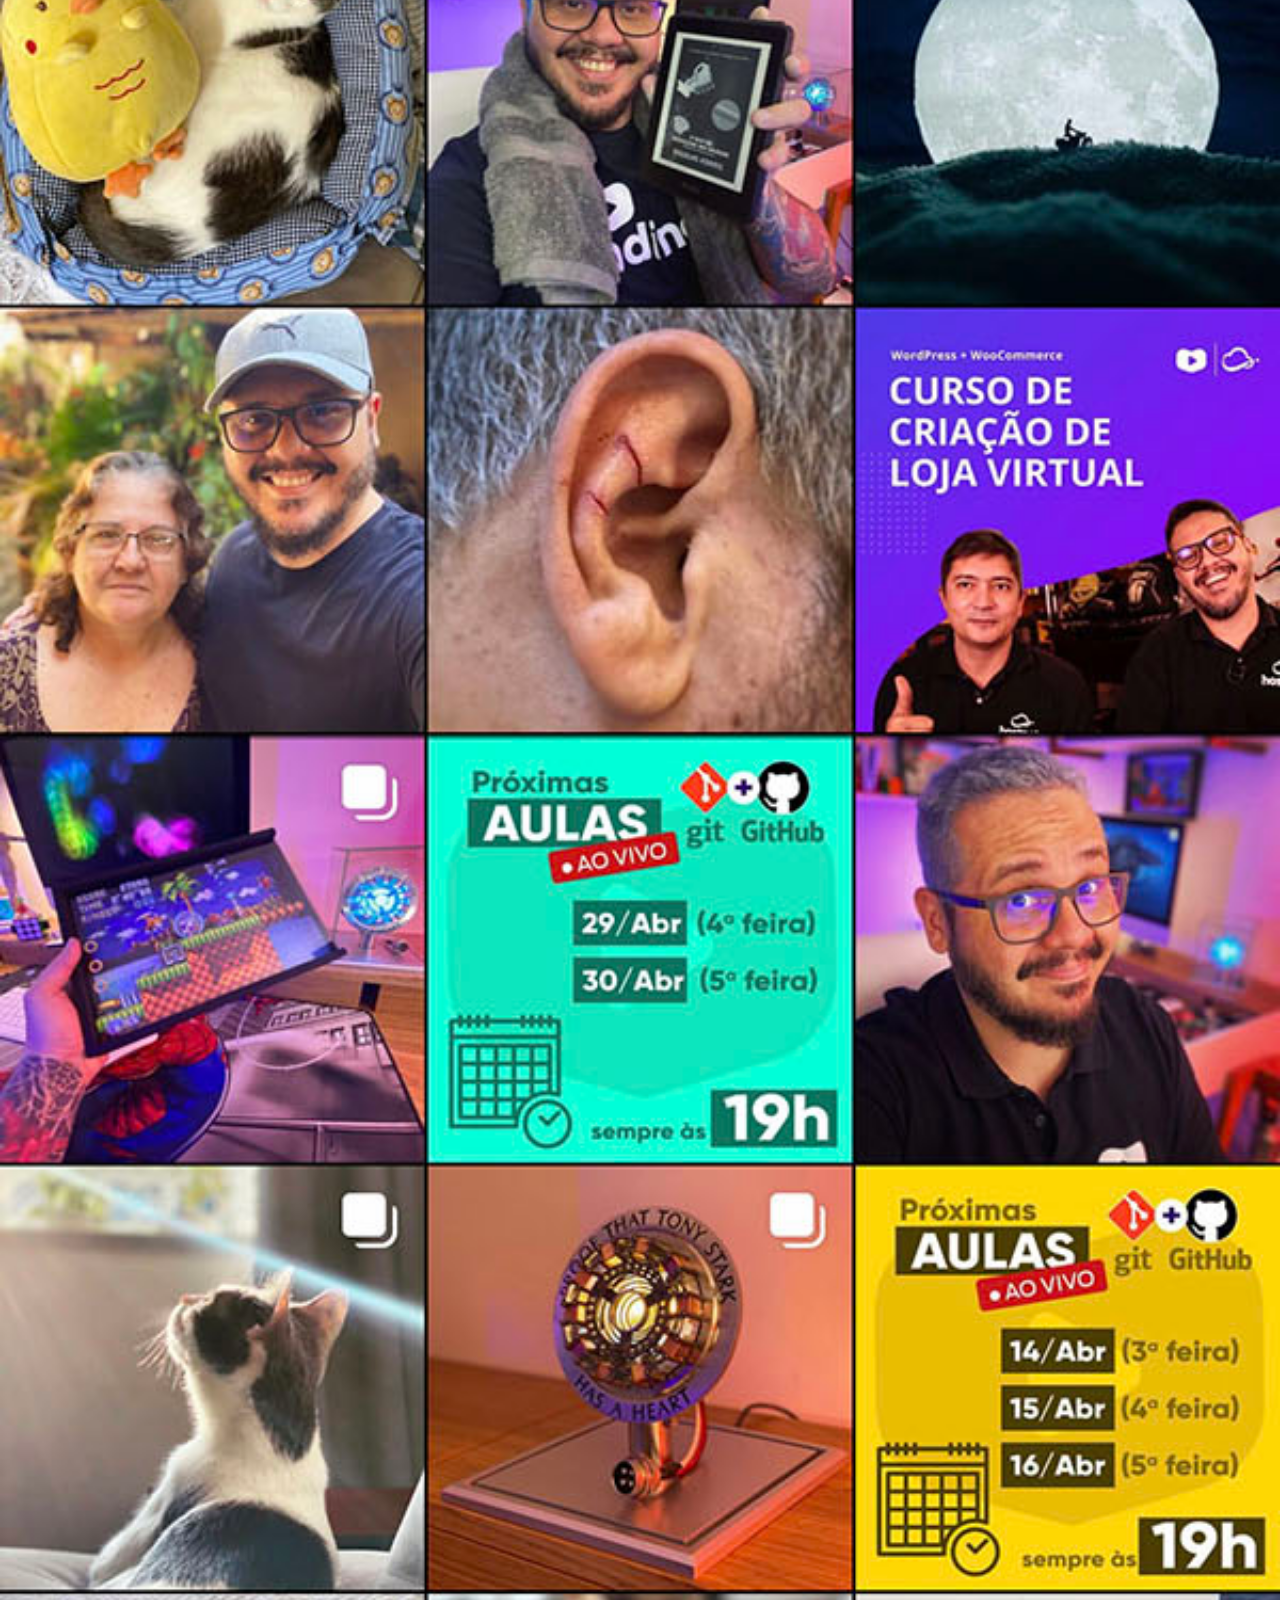
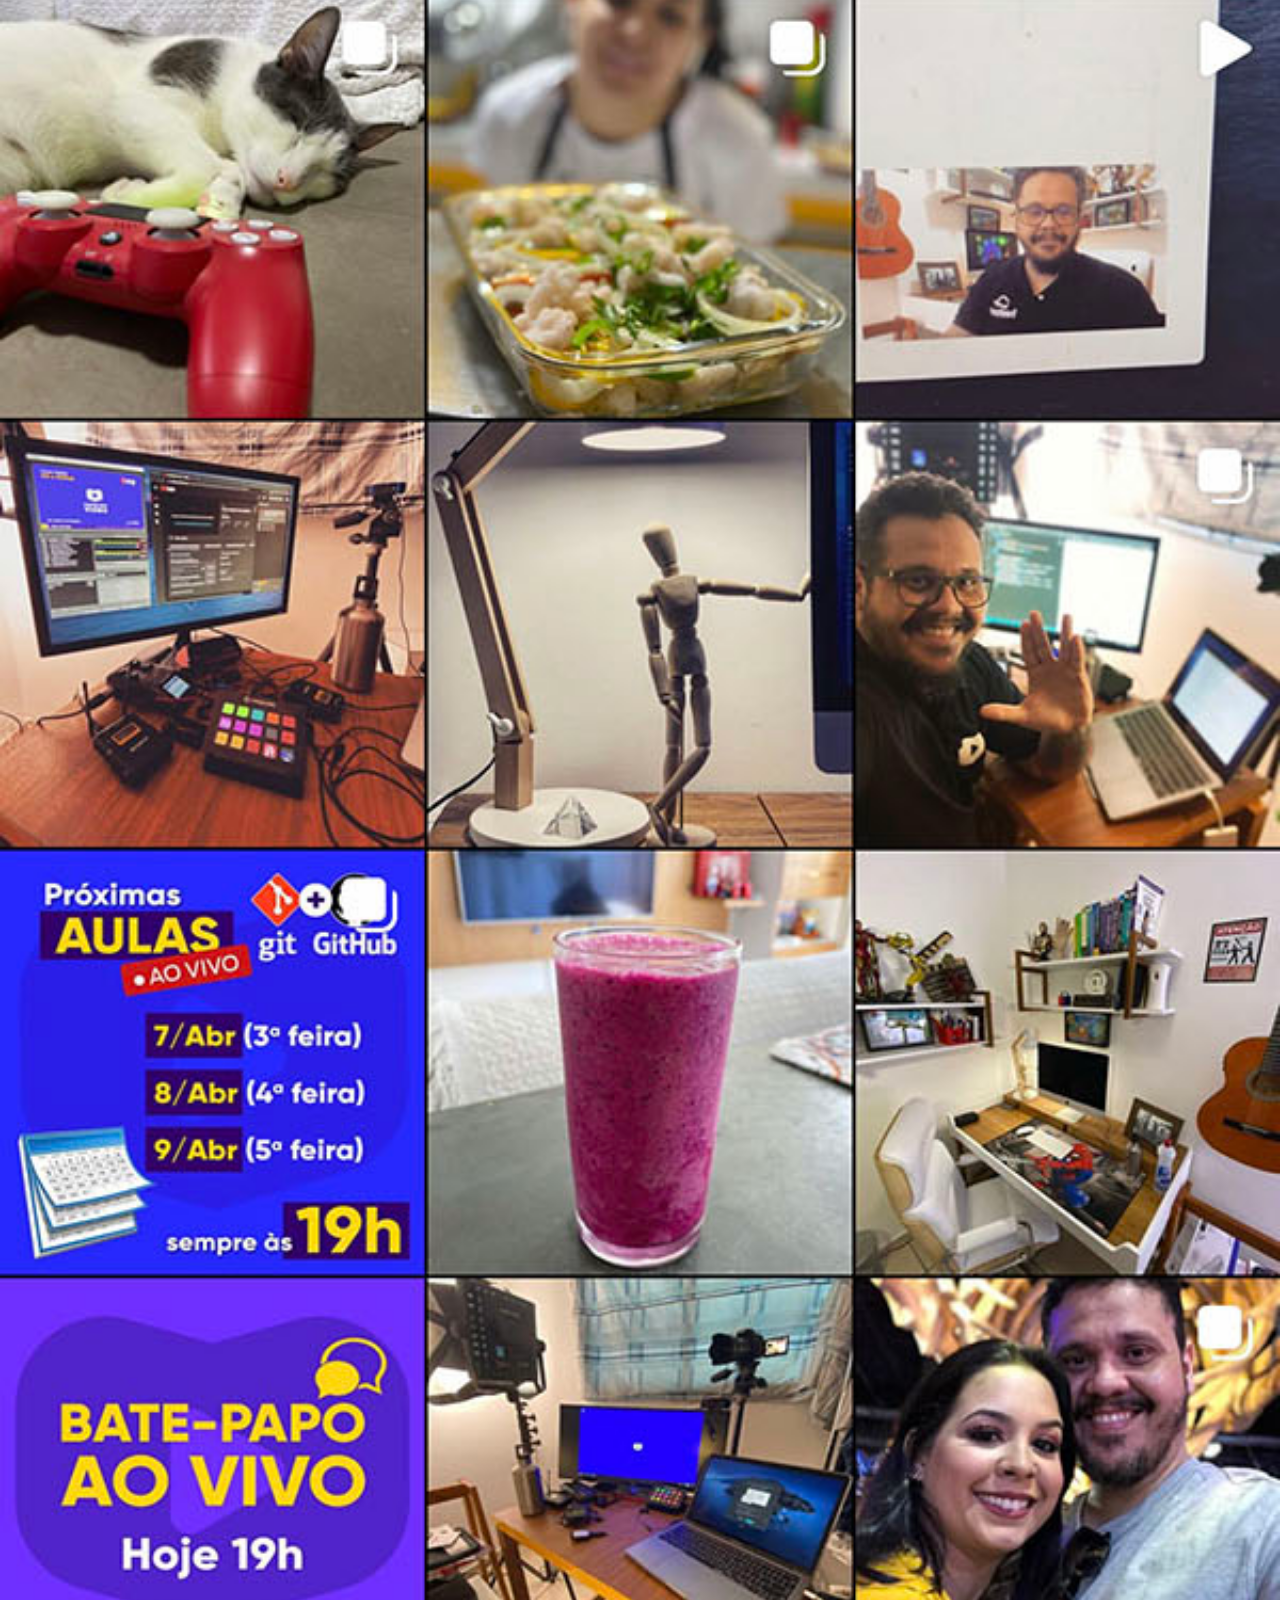
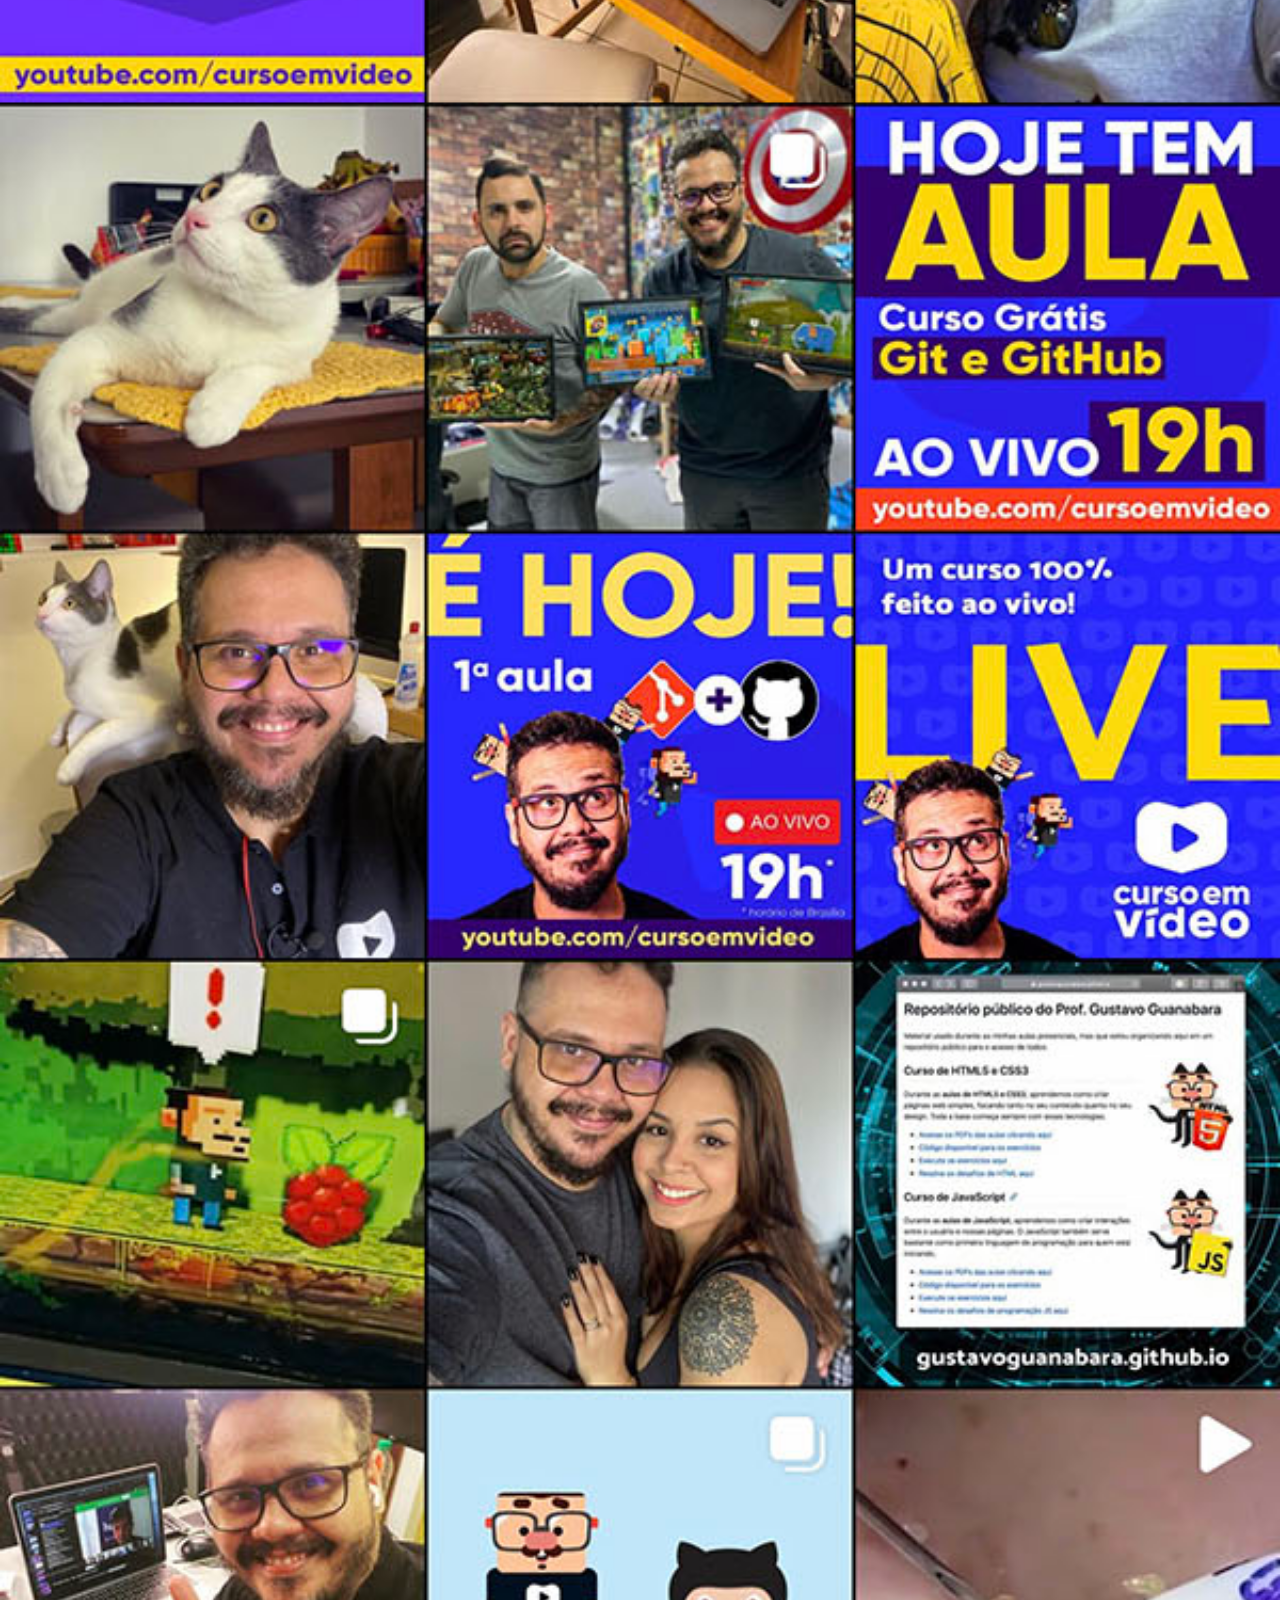
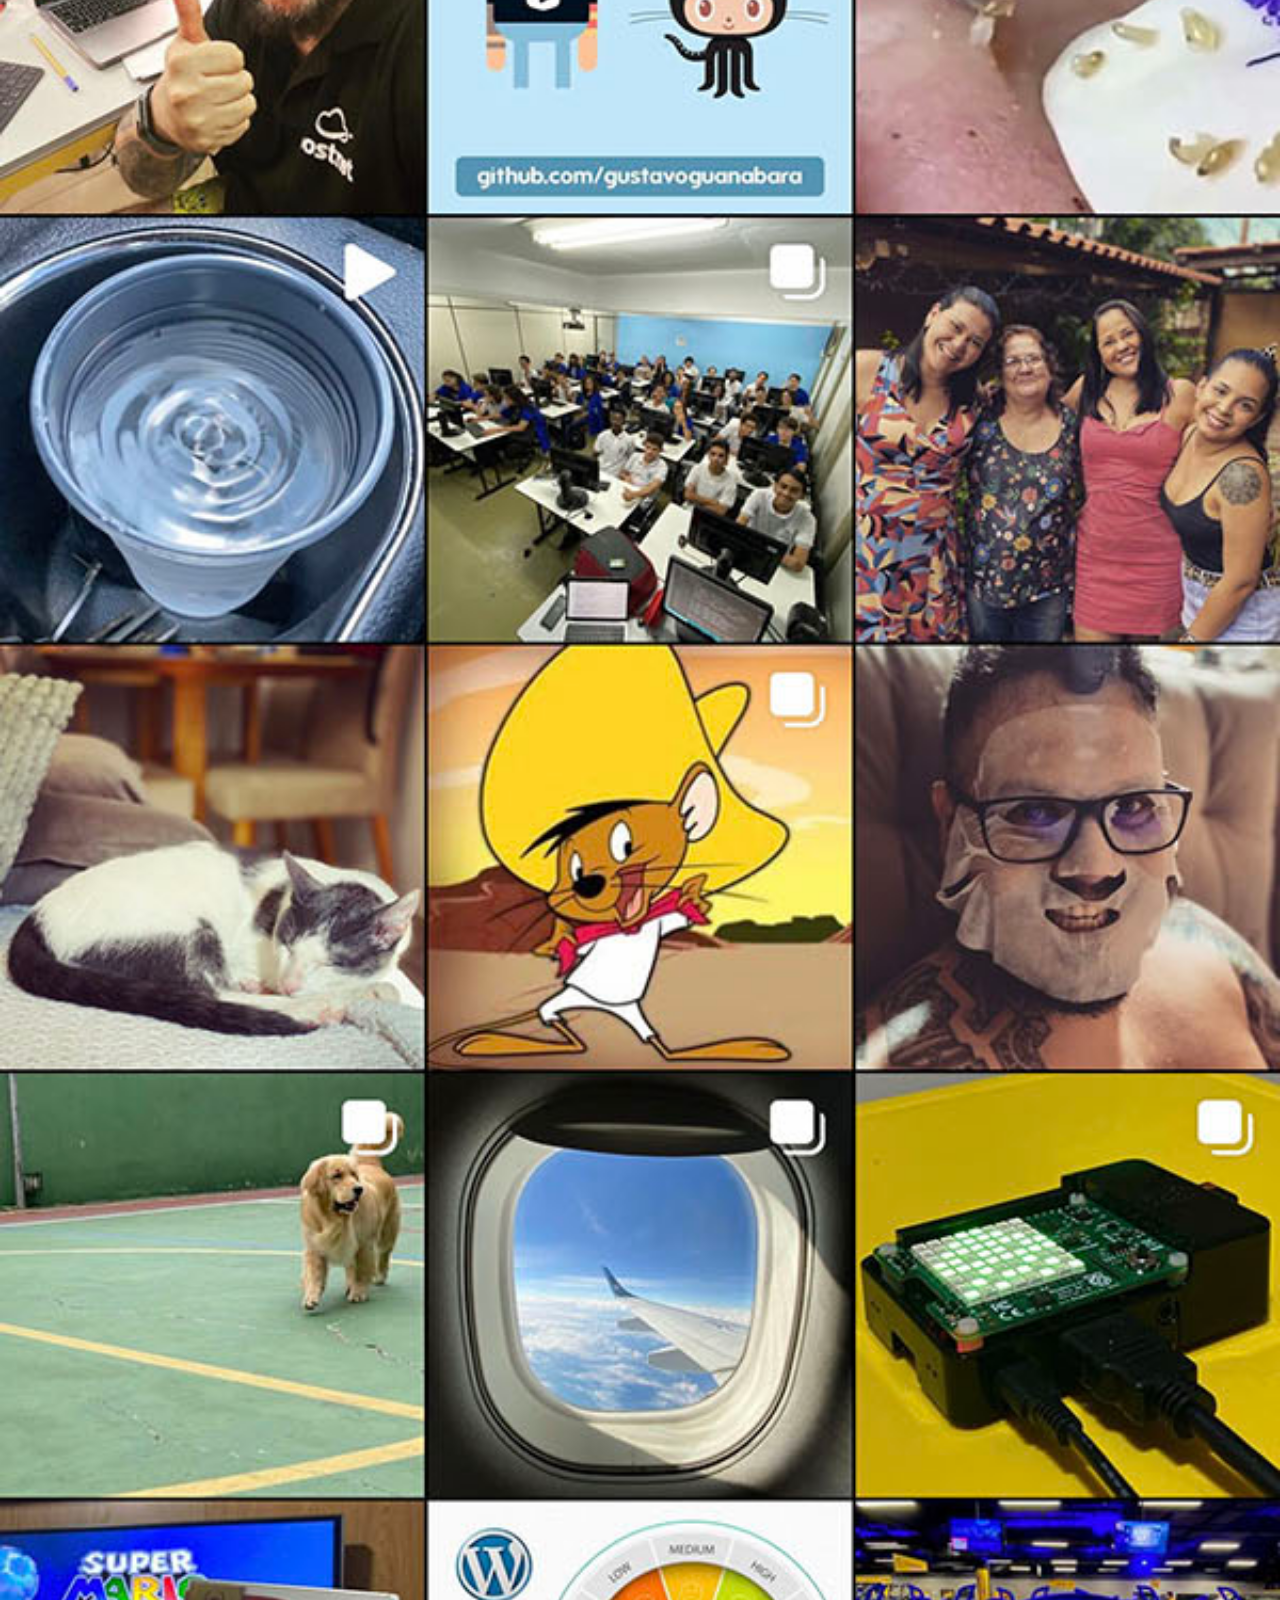
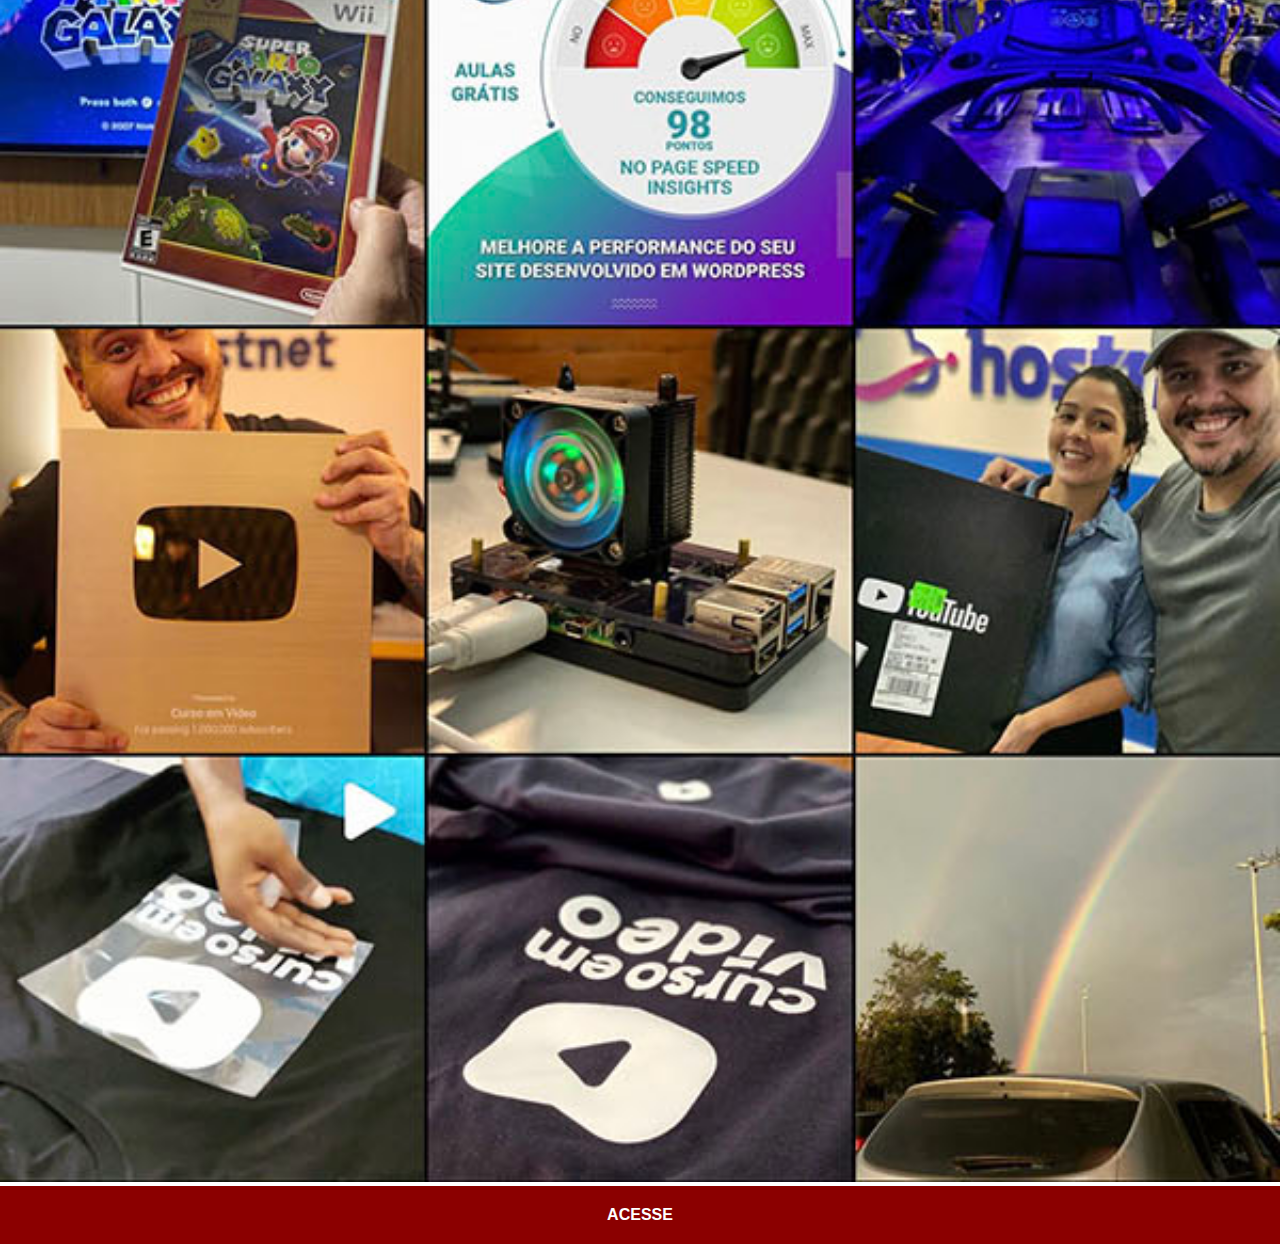
<file: instagram.html>
<!DOCTYPE html>
<html lang="pt-br">
<head>
    <meta charset="UTF-8">
    <meta http-equiv="X-UA-Compatible" content="IE=edge">
    <meta name="viewport" content="width=device-width, initial-scale=1.0">
    <title>Instagram</title>
    <link rel="stylesheet" href="estilos/social.css">
</head>
<body>
    <img src="imagens/tela-instagram.jpg" alt="Instagram">
    <a href="https://www.instagram.com/" target="_blank">ACESSE</a>
</body>
</html>
</file>
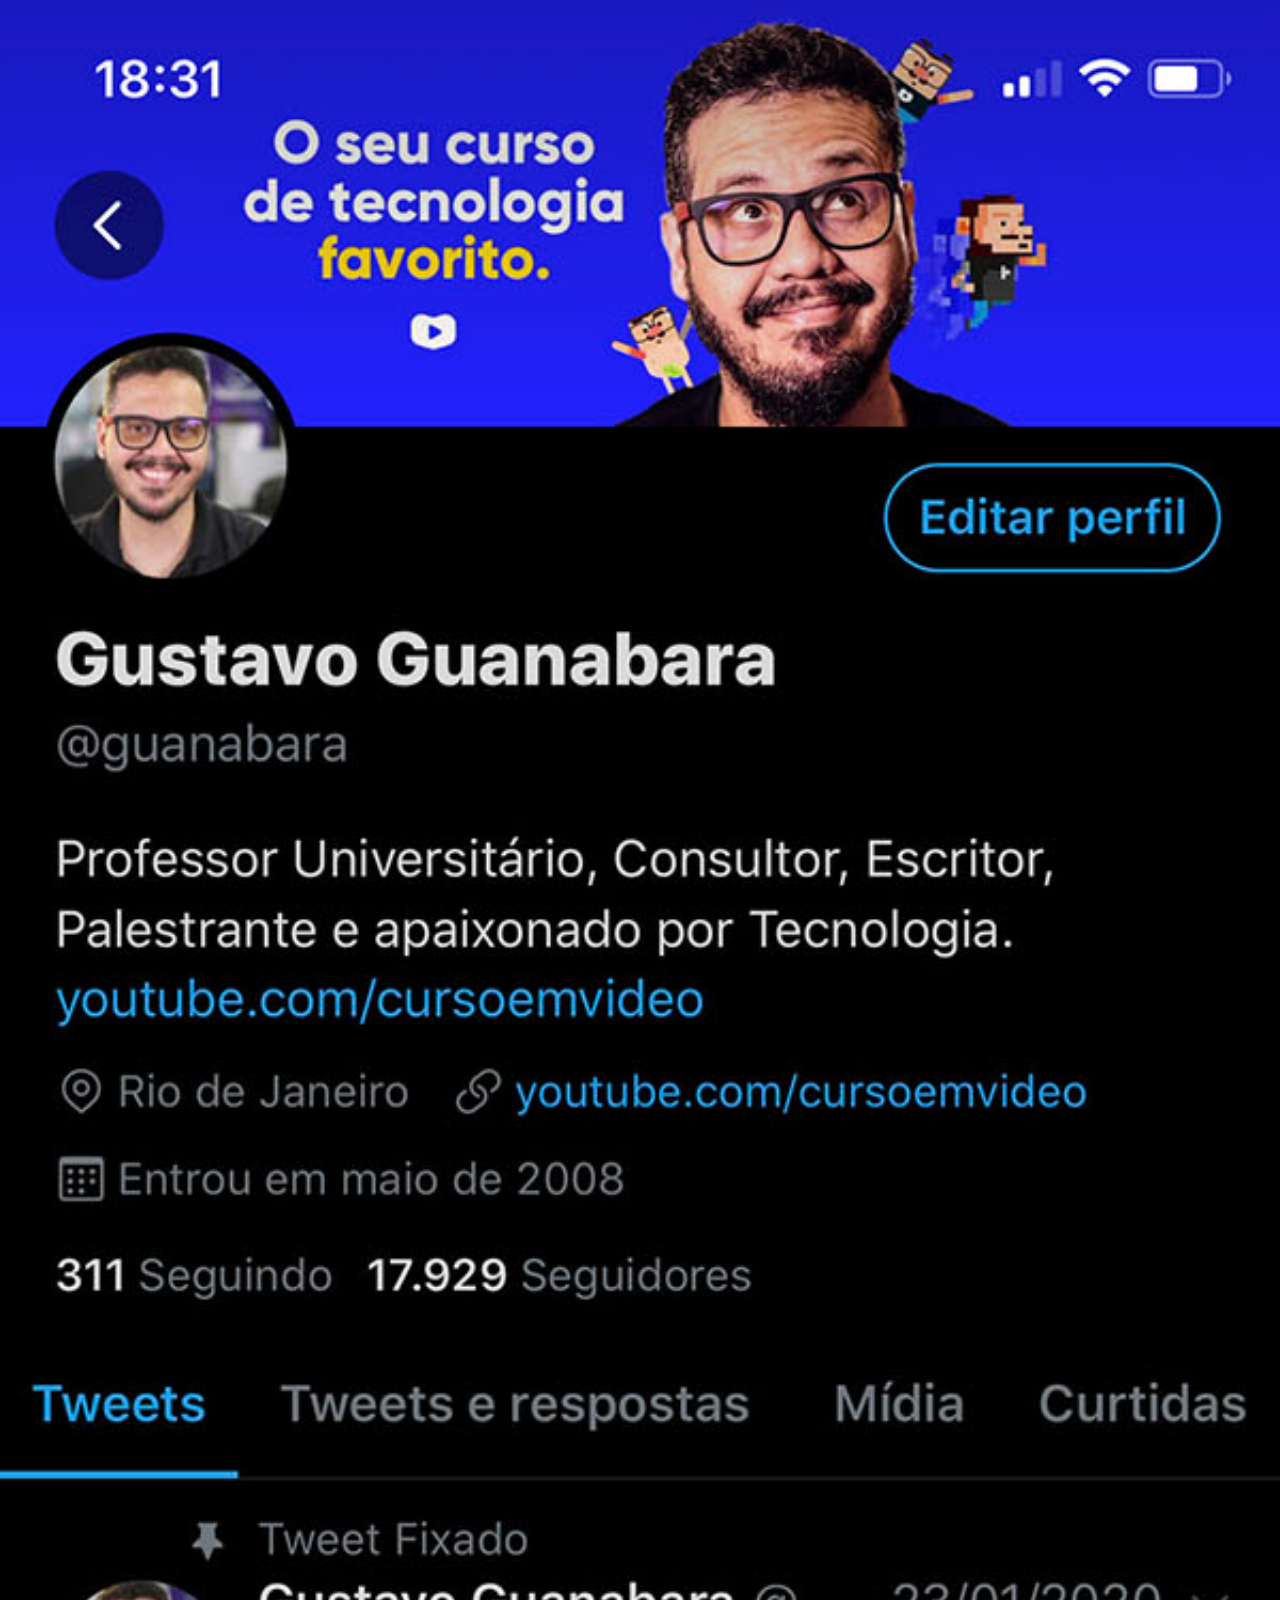
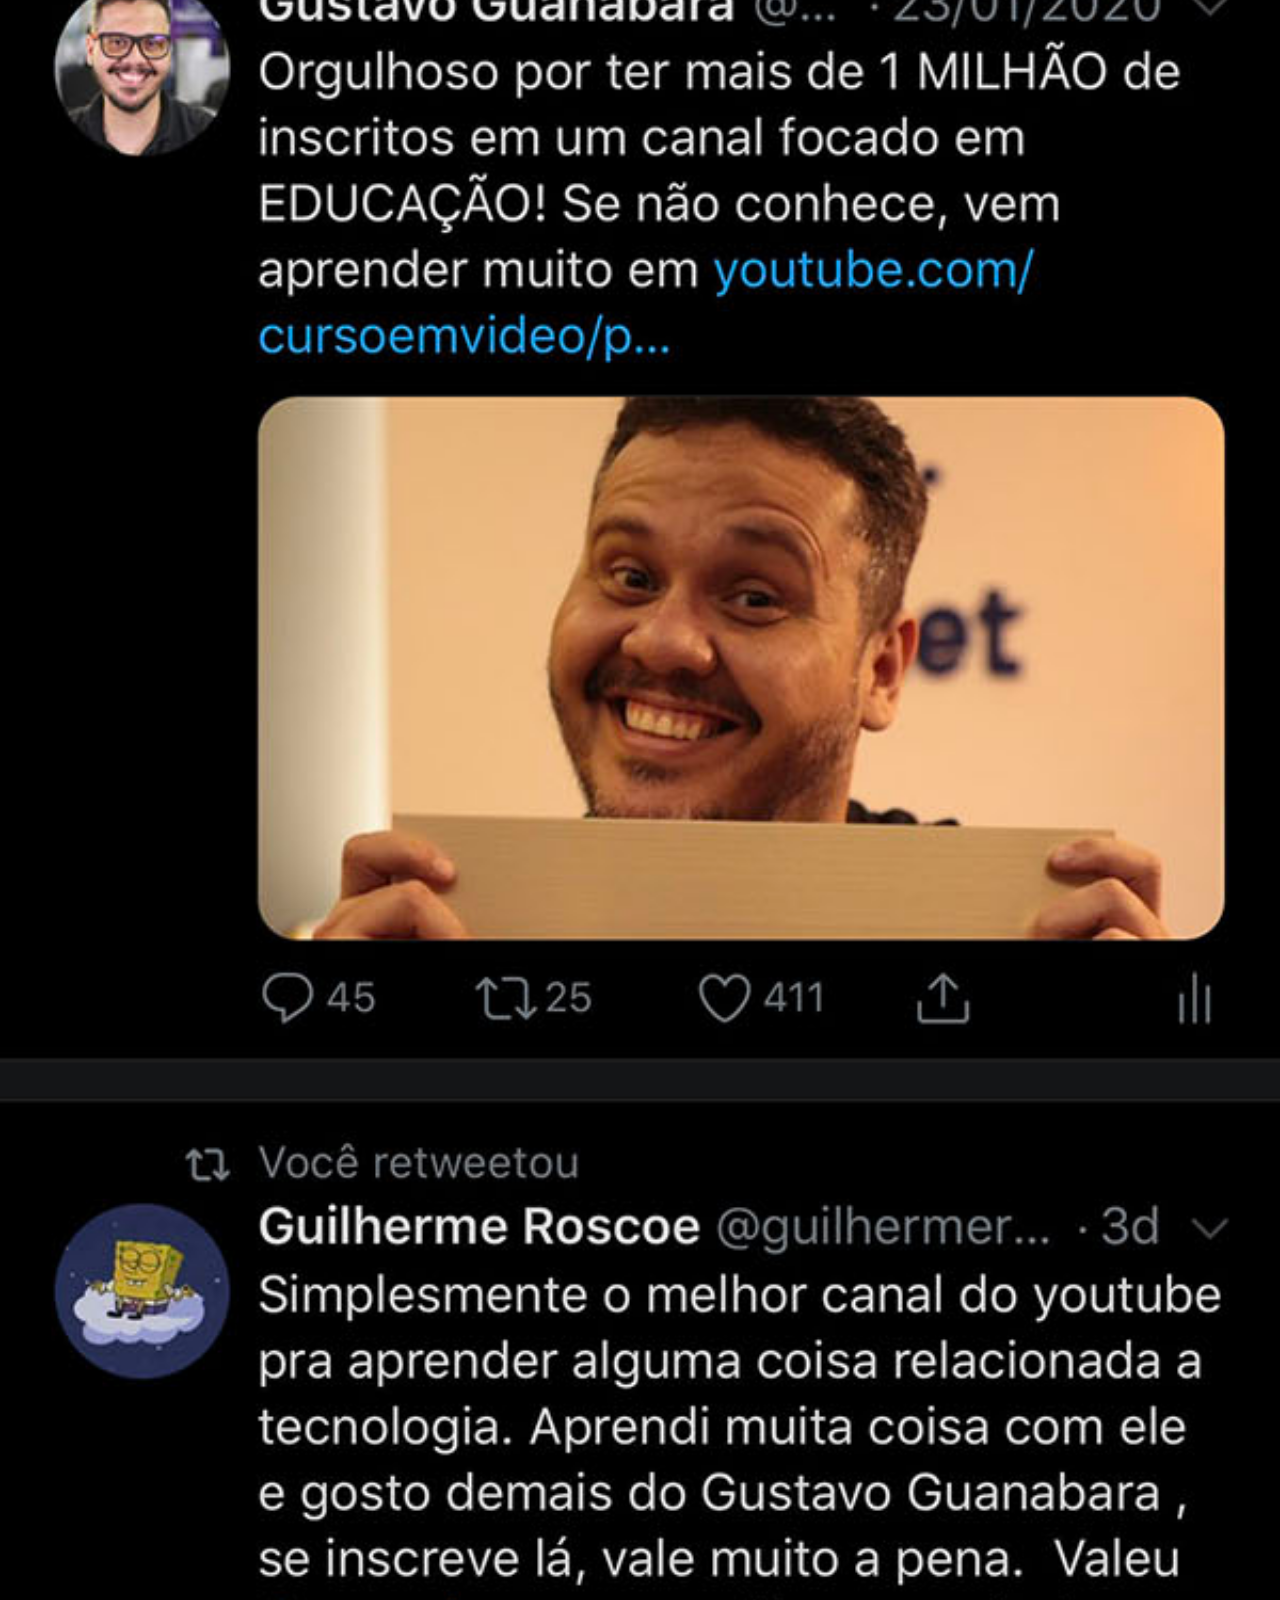
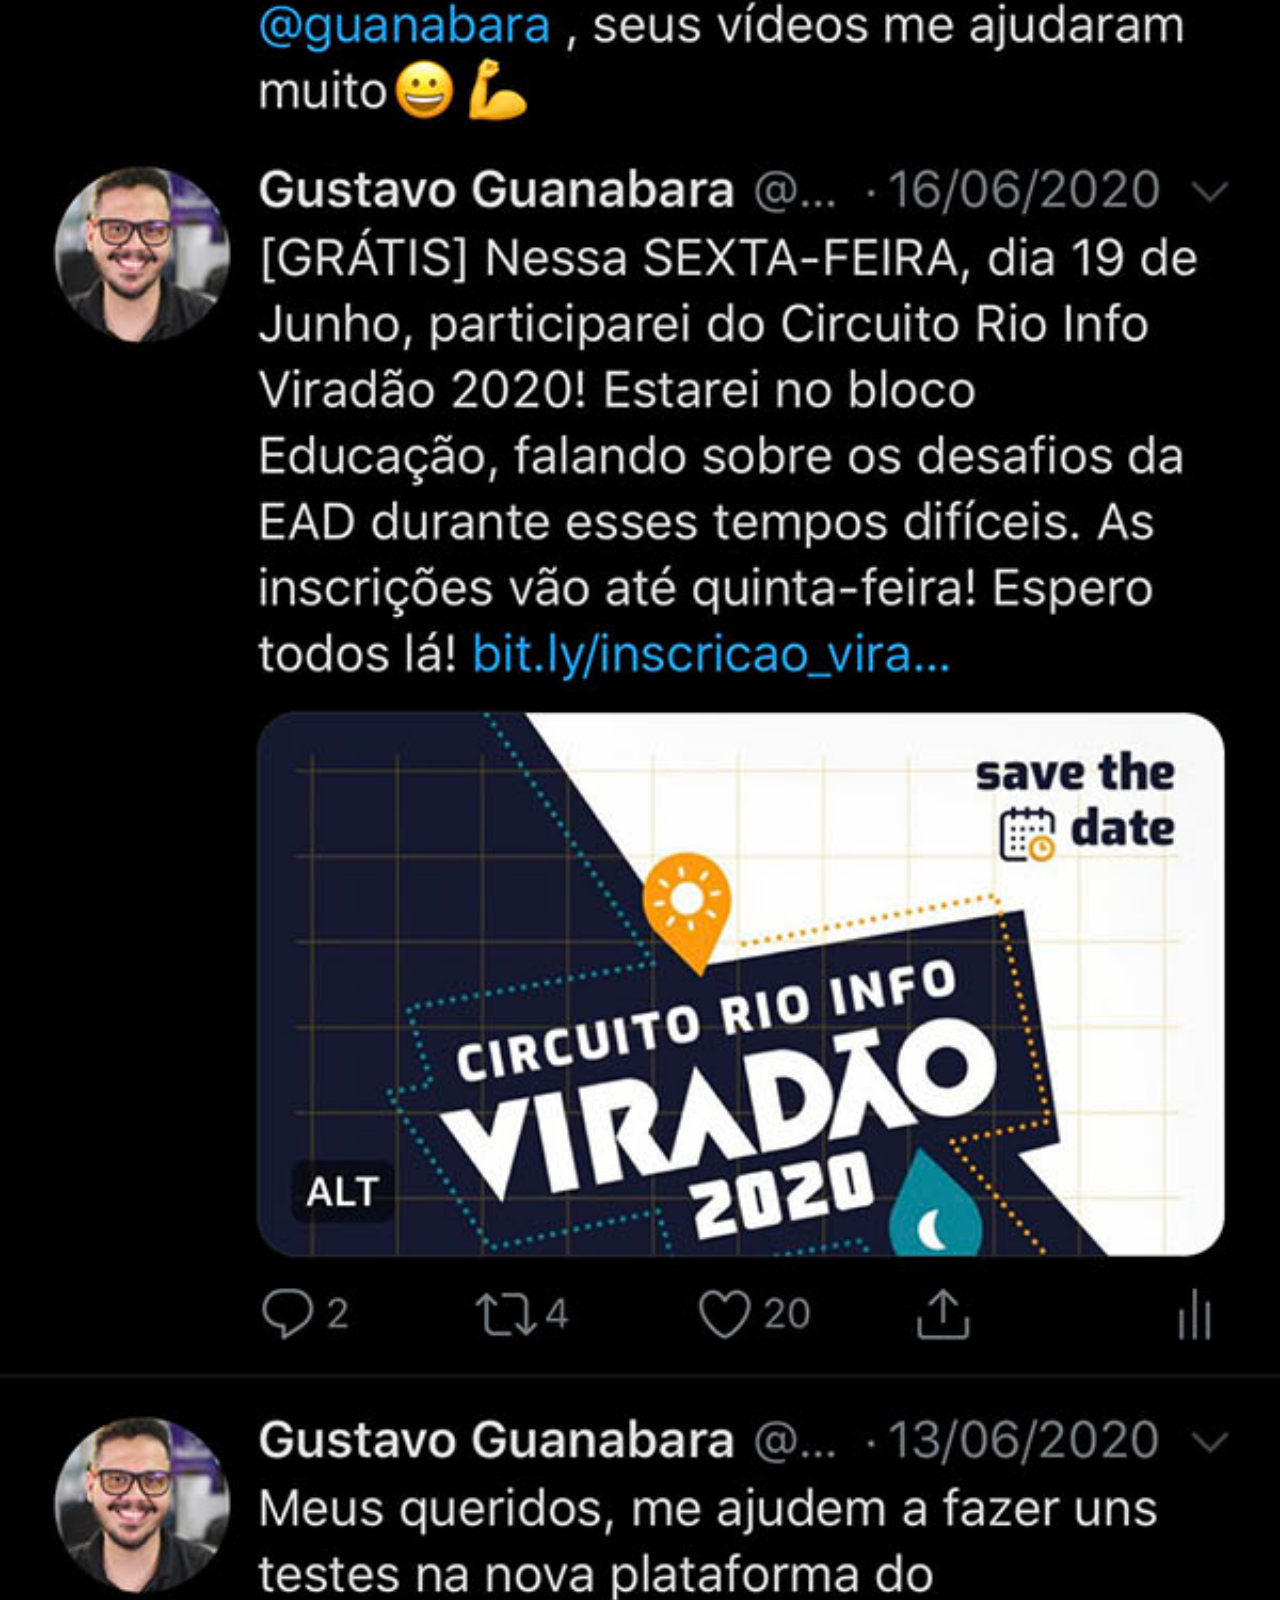
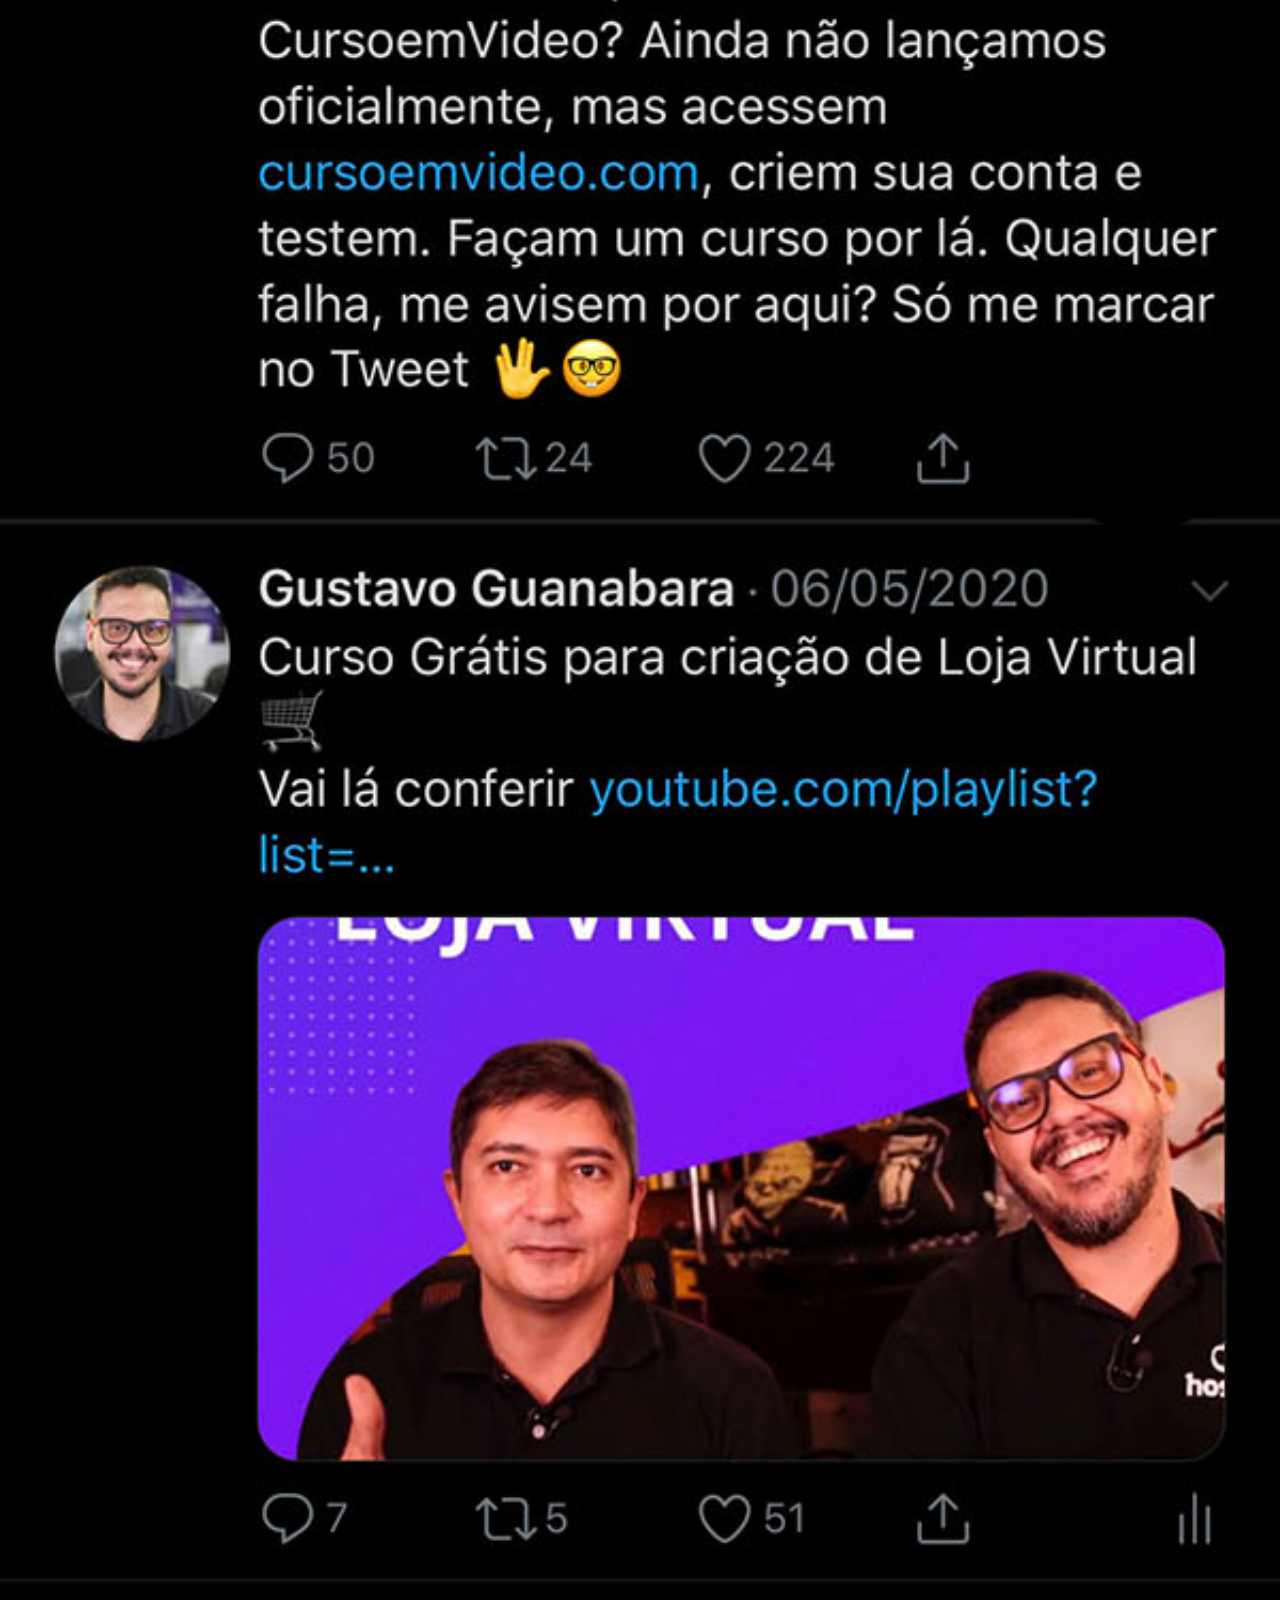
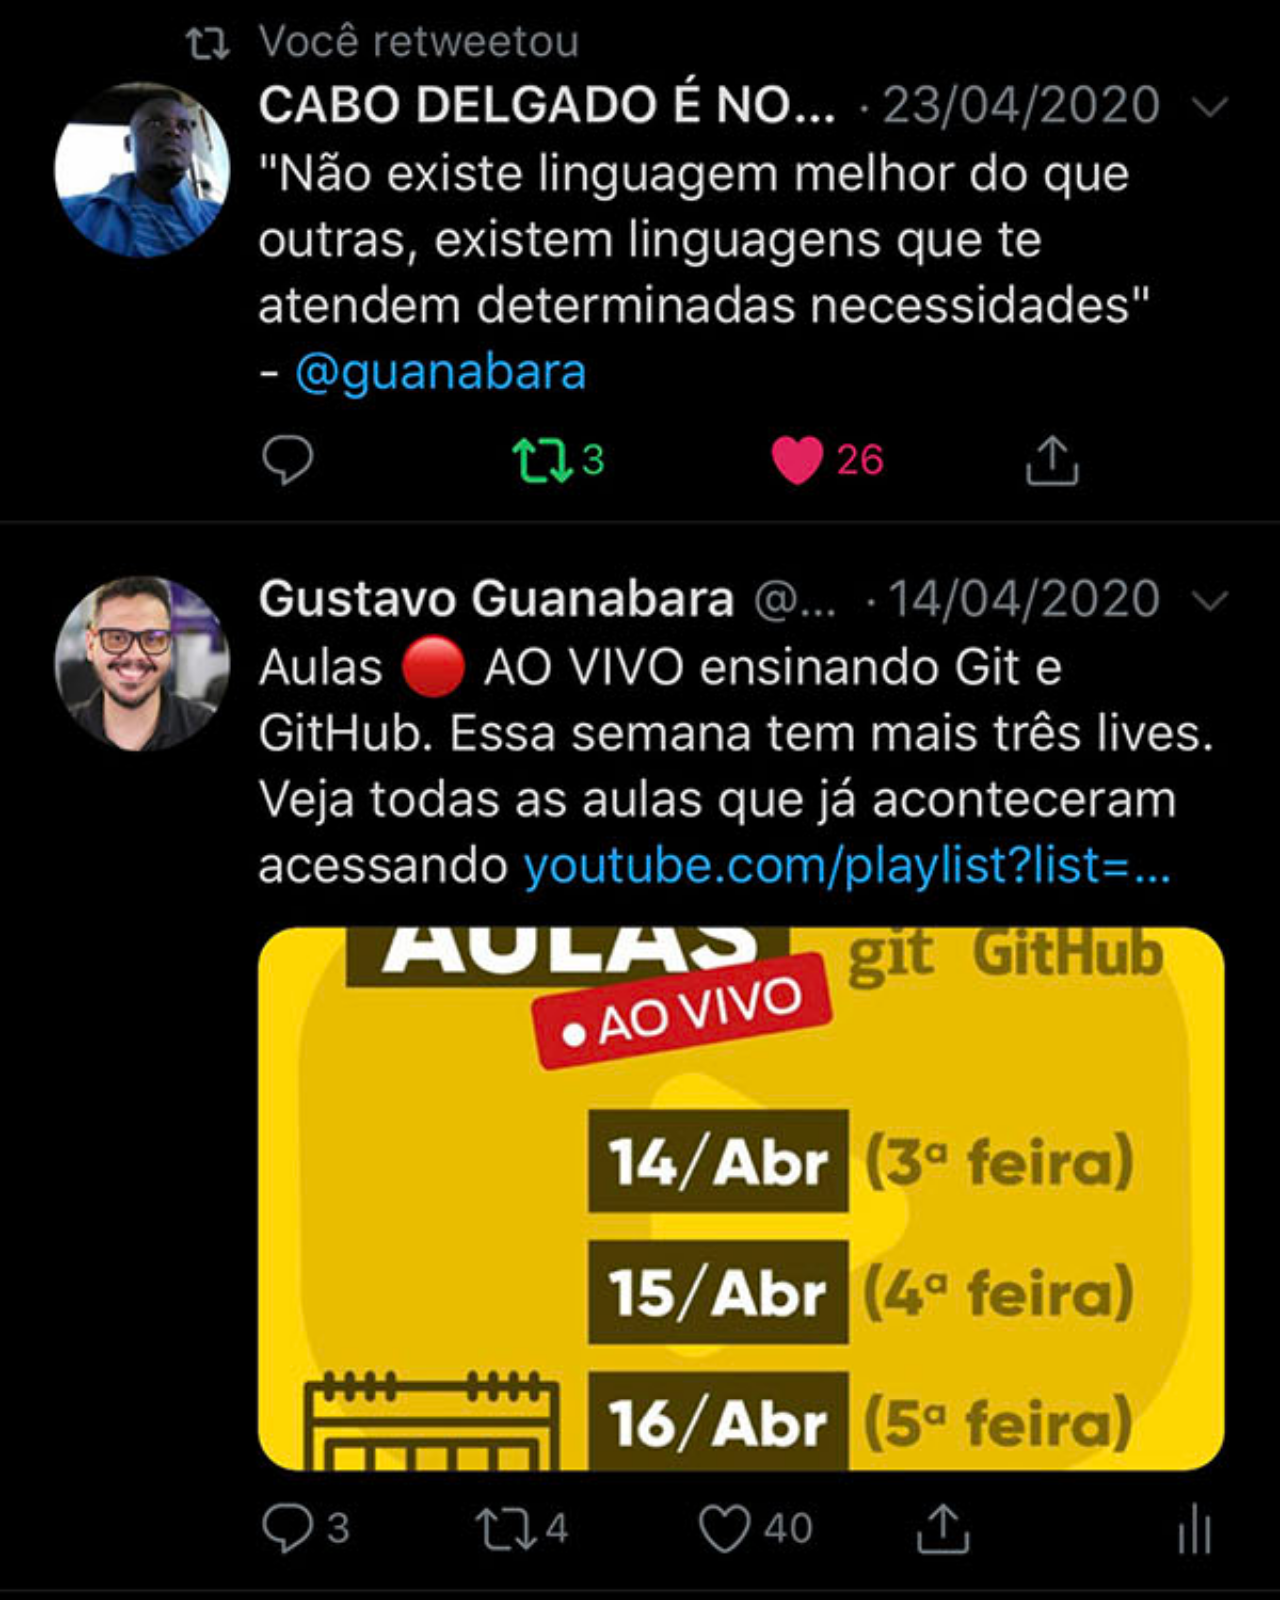
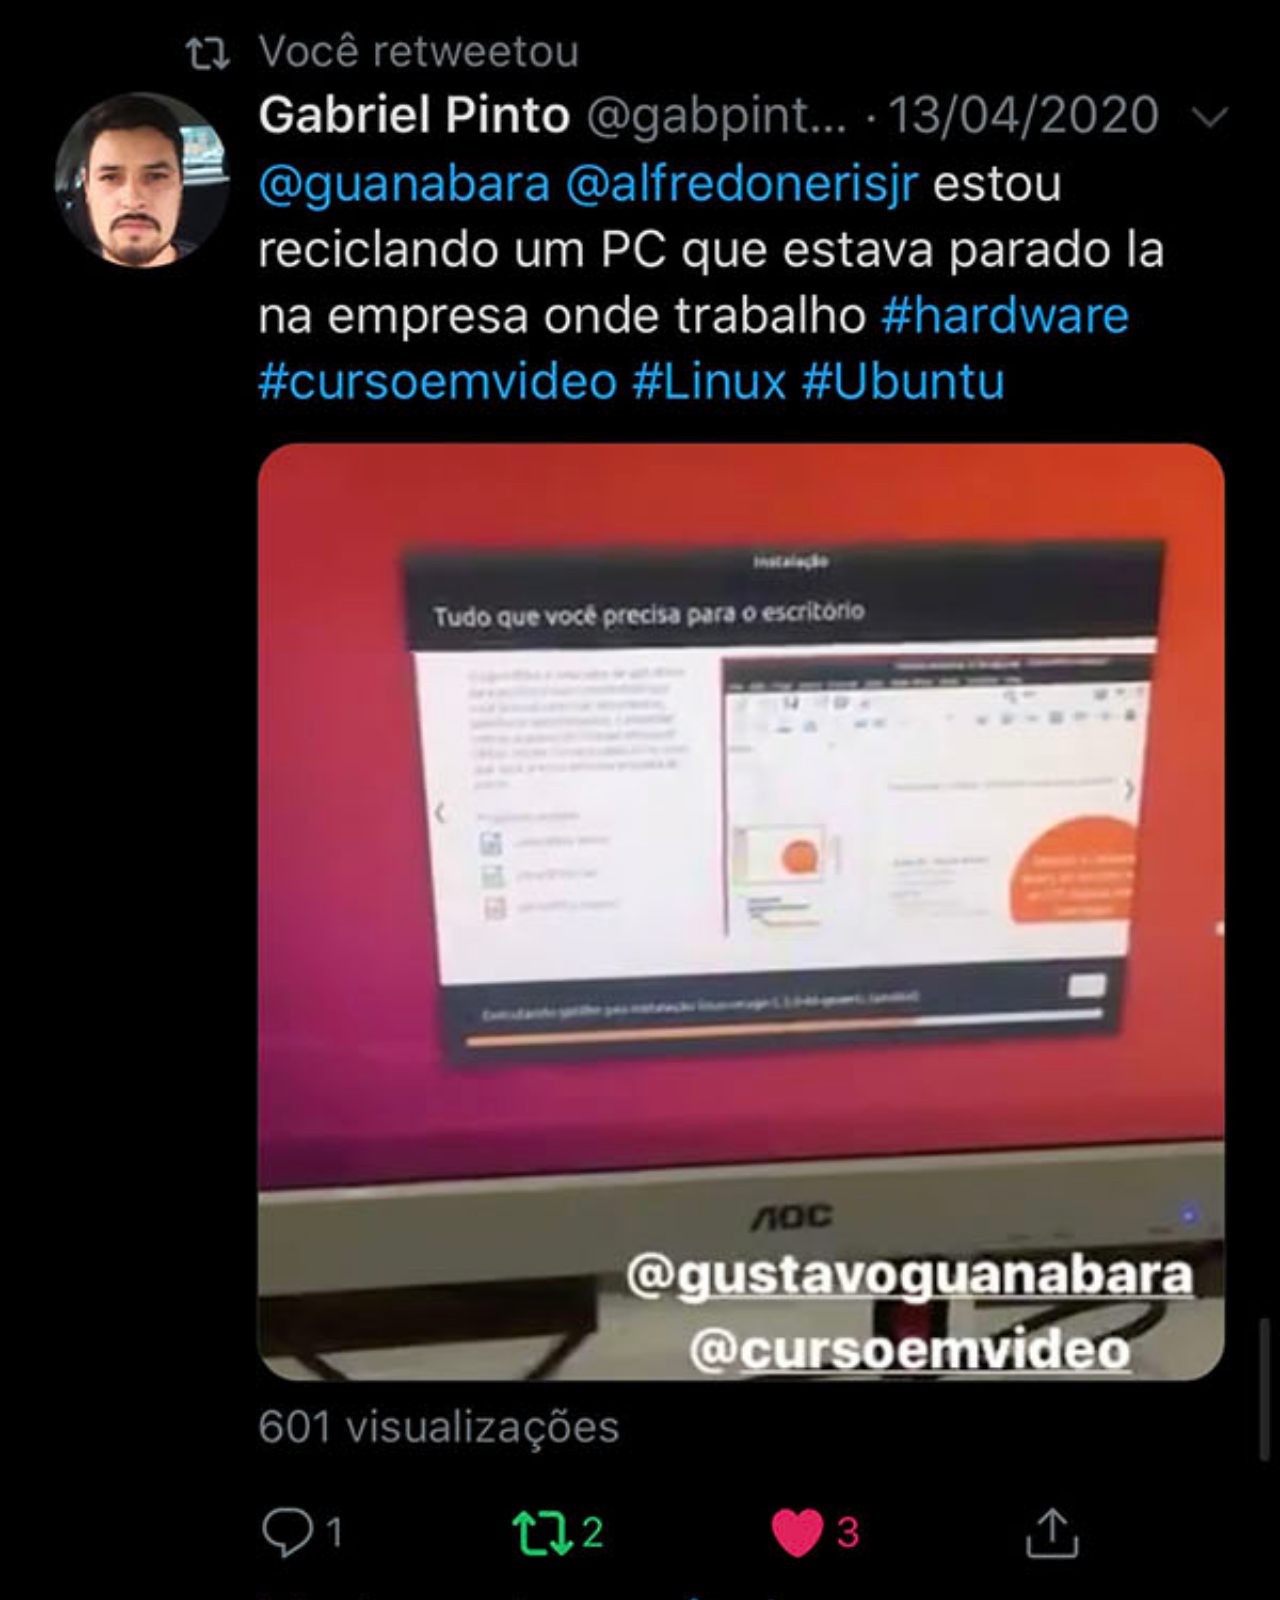
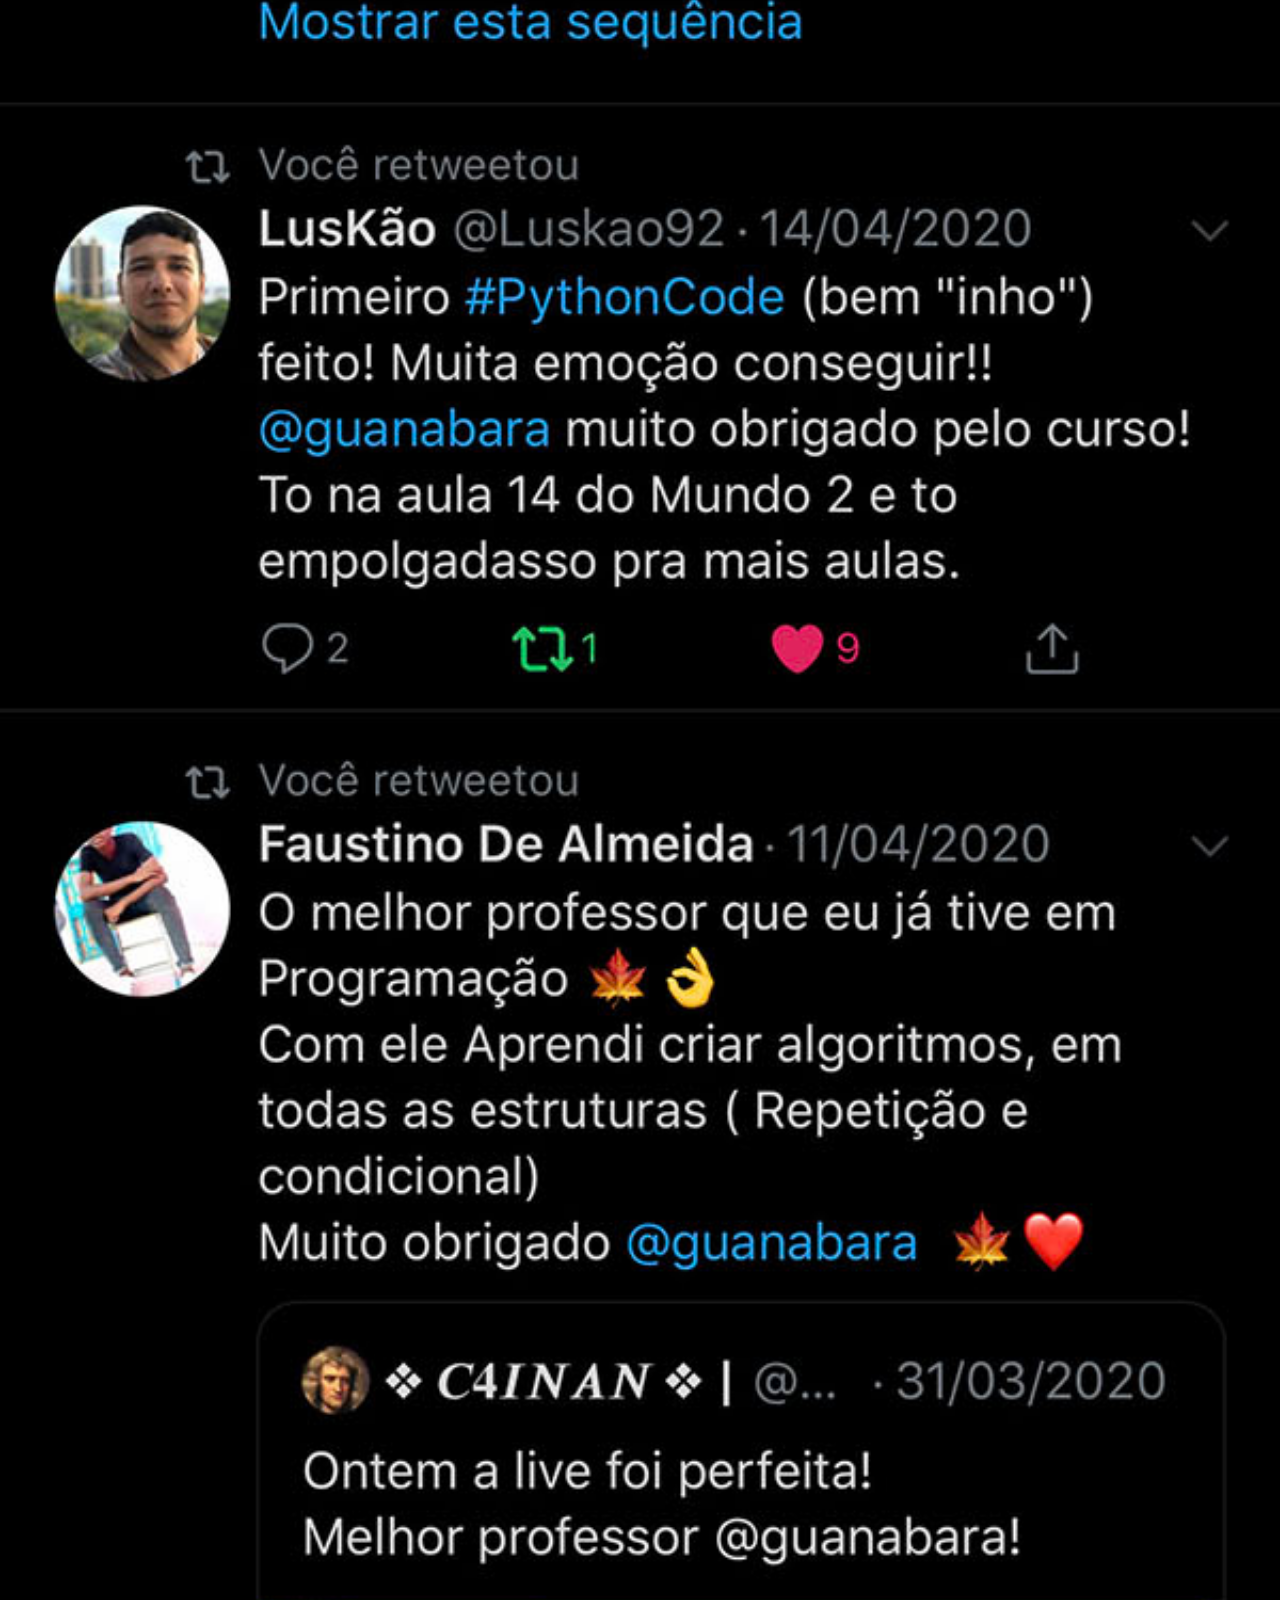
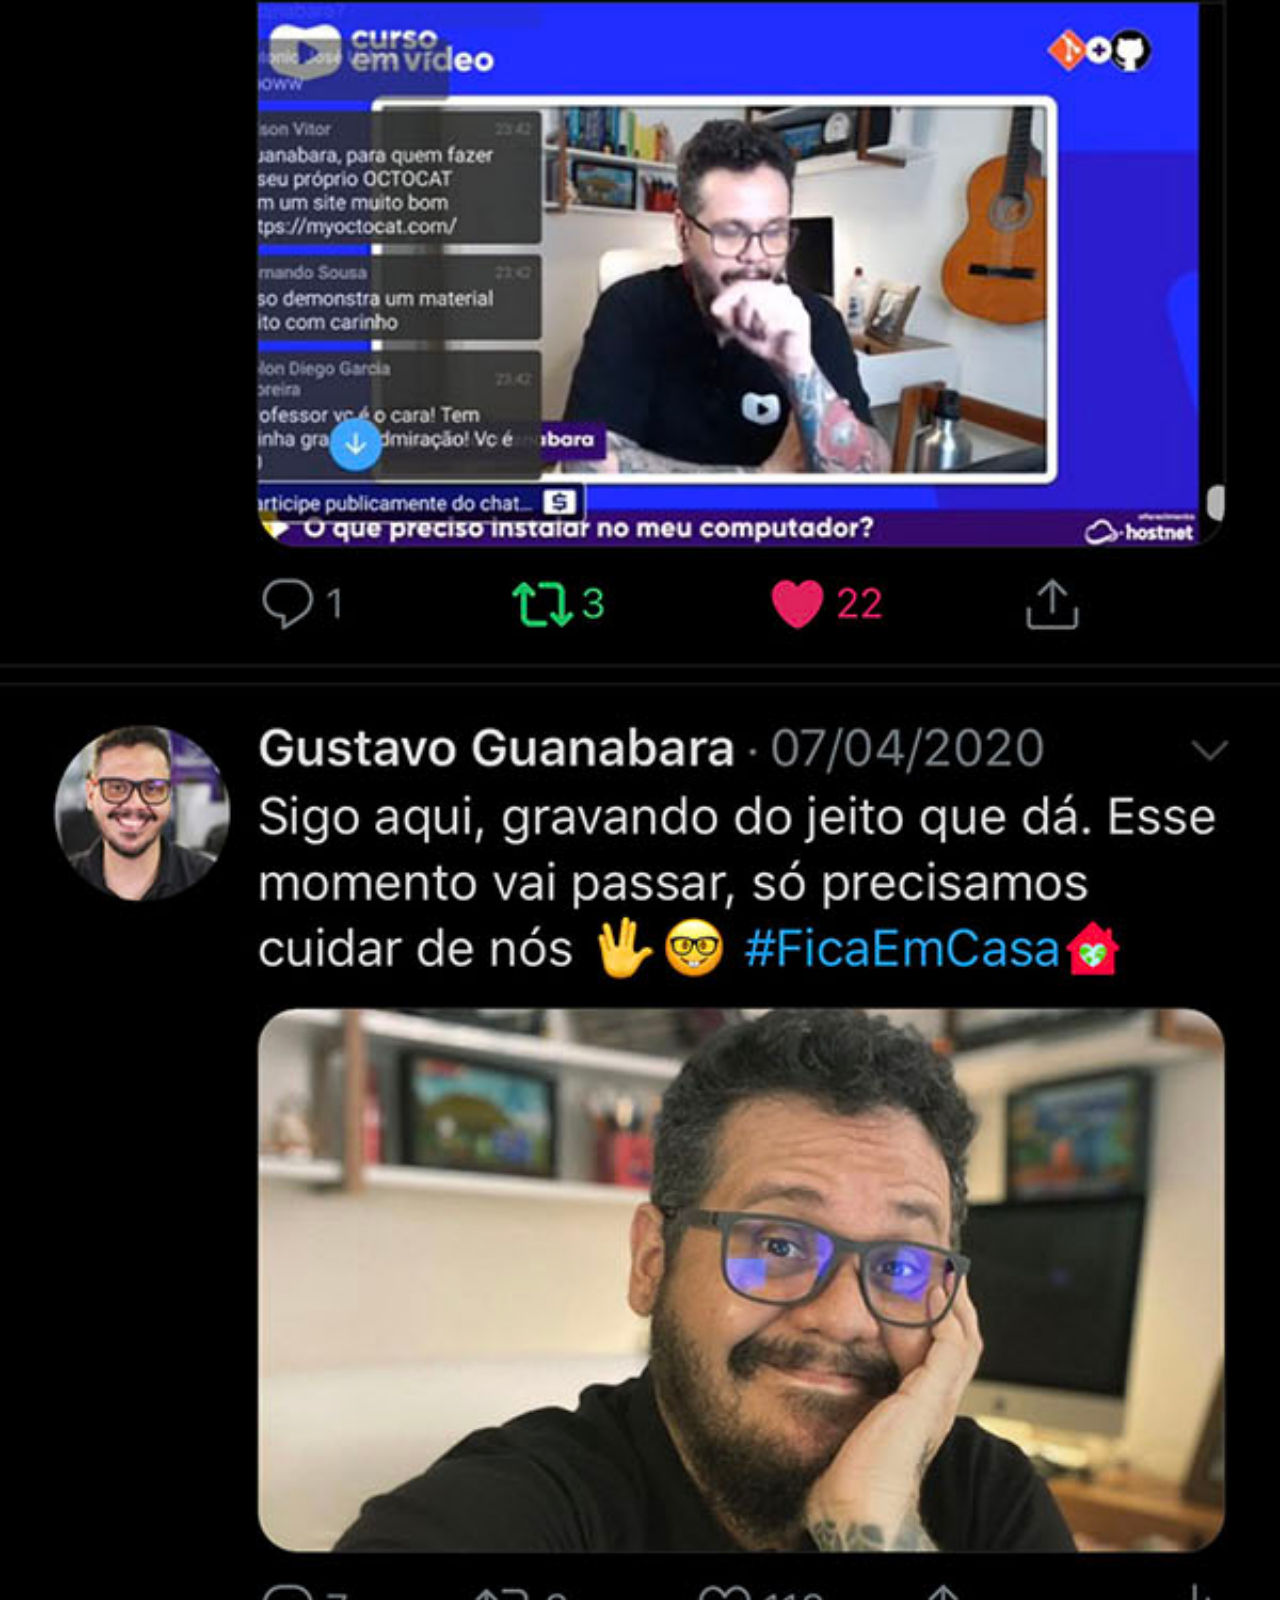
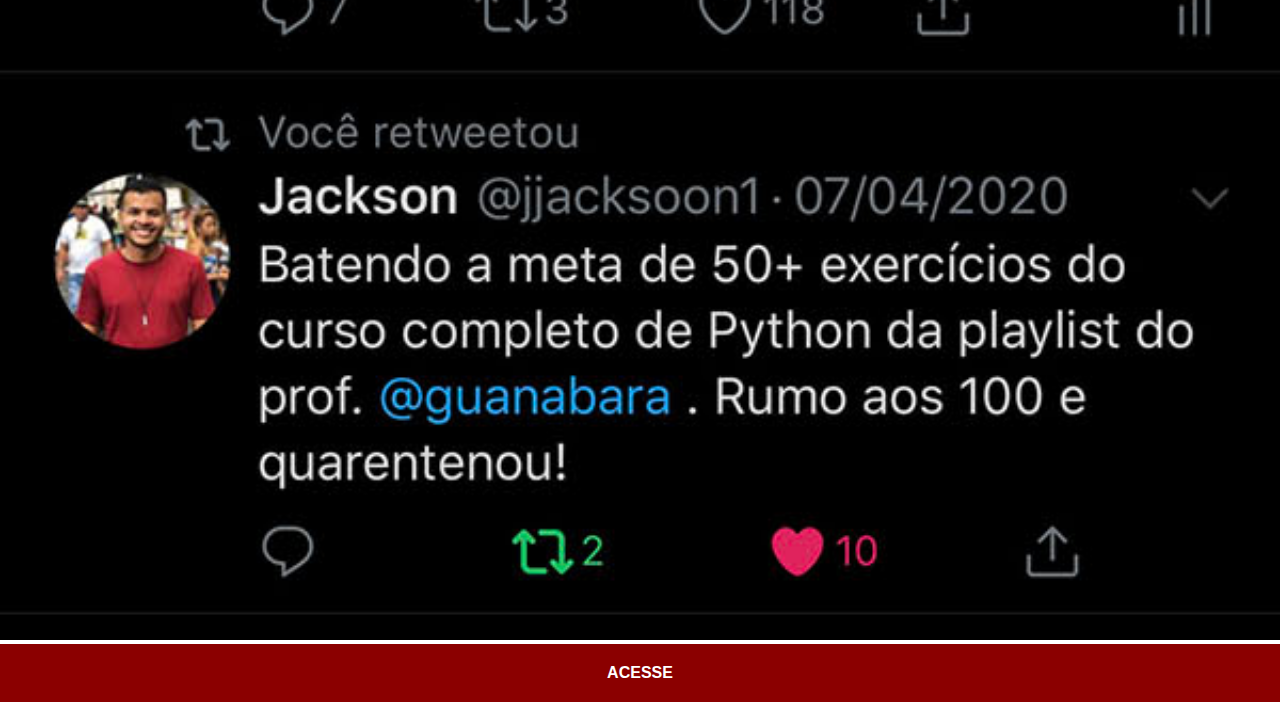
<file: twitter.html>
<!DOCTYPE html>
<html lang="pt-br">
<head>
    <meta charset="UTF-8">
    <meta http-equiv="X-UA-Compatible" content="IE=edge">
    <meta name="viewport" content="width=device-width, initial-scale=1.0">
    <title>Twitter</title>
    <link rel="stylesheet" href="estilos/social.css">
</head>
<body>
    <img src="imagens/tela-twitter.jpg" alt="Twitter">
    <a href="https://twitter.com/" target="_blank">ACESSE</a>
</body>
</html>
</file>
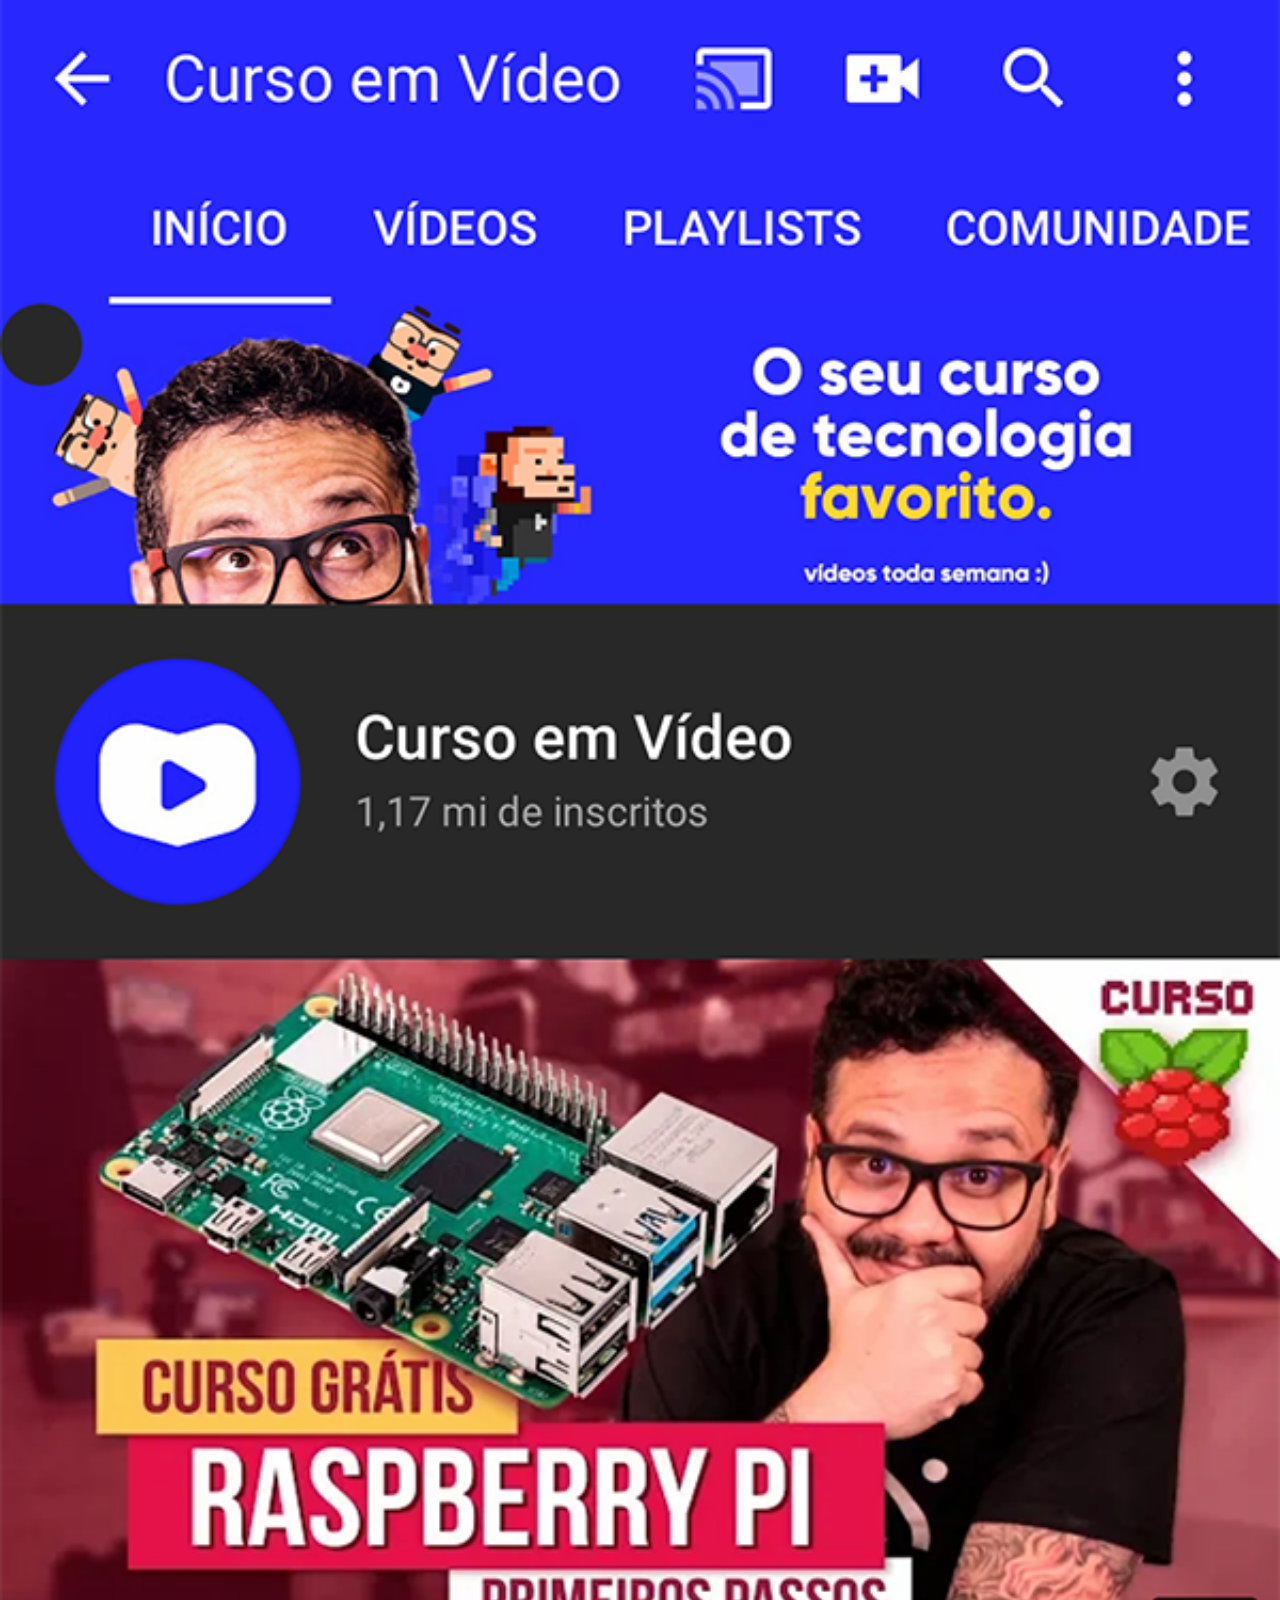
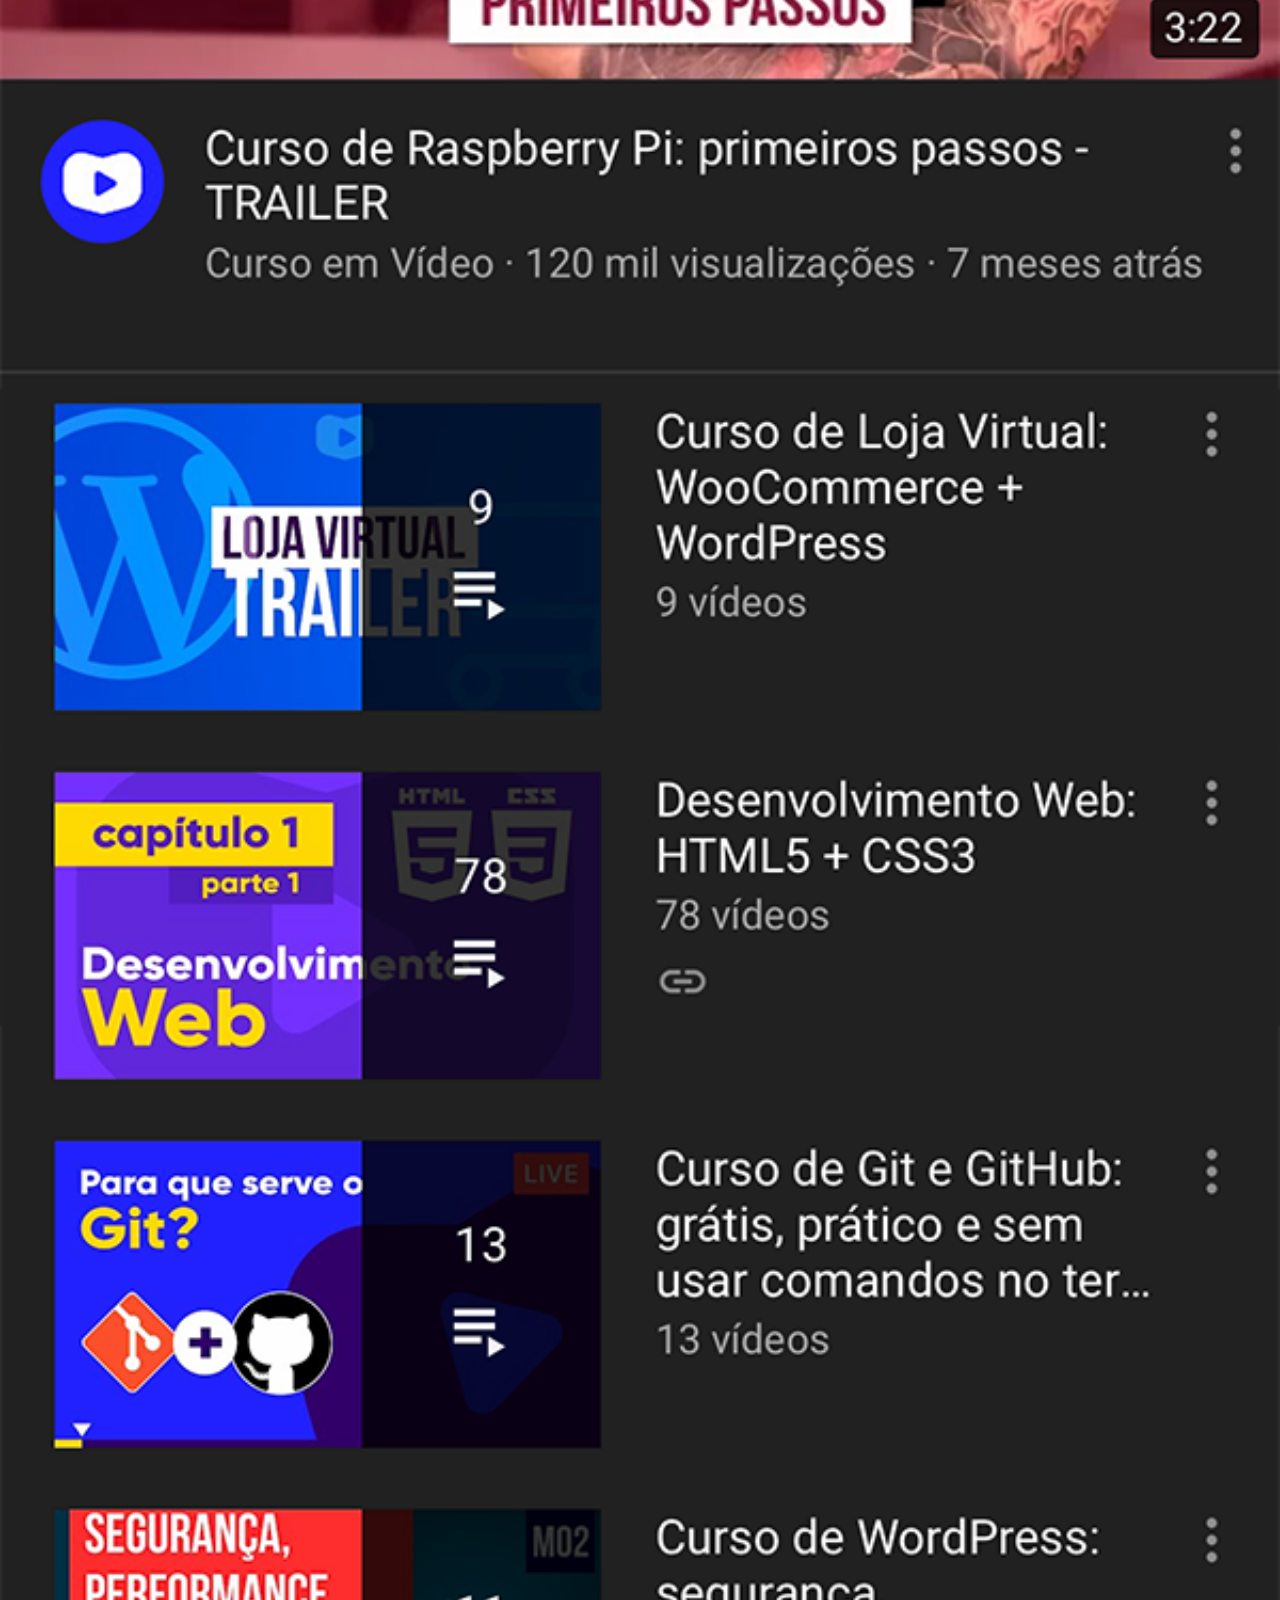
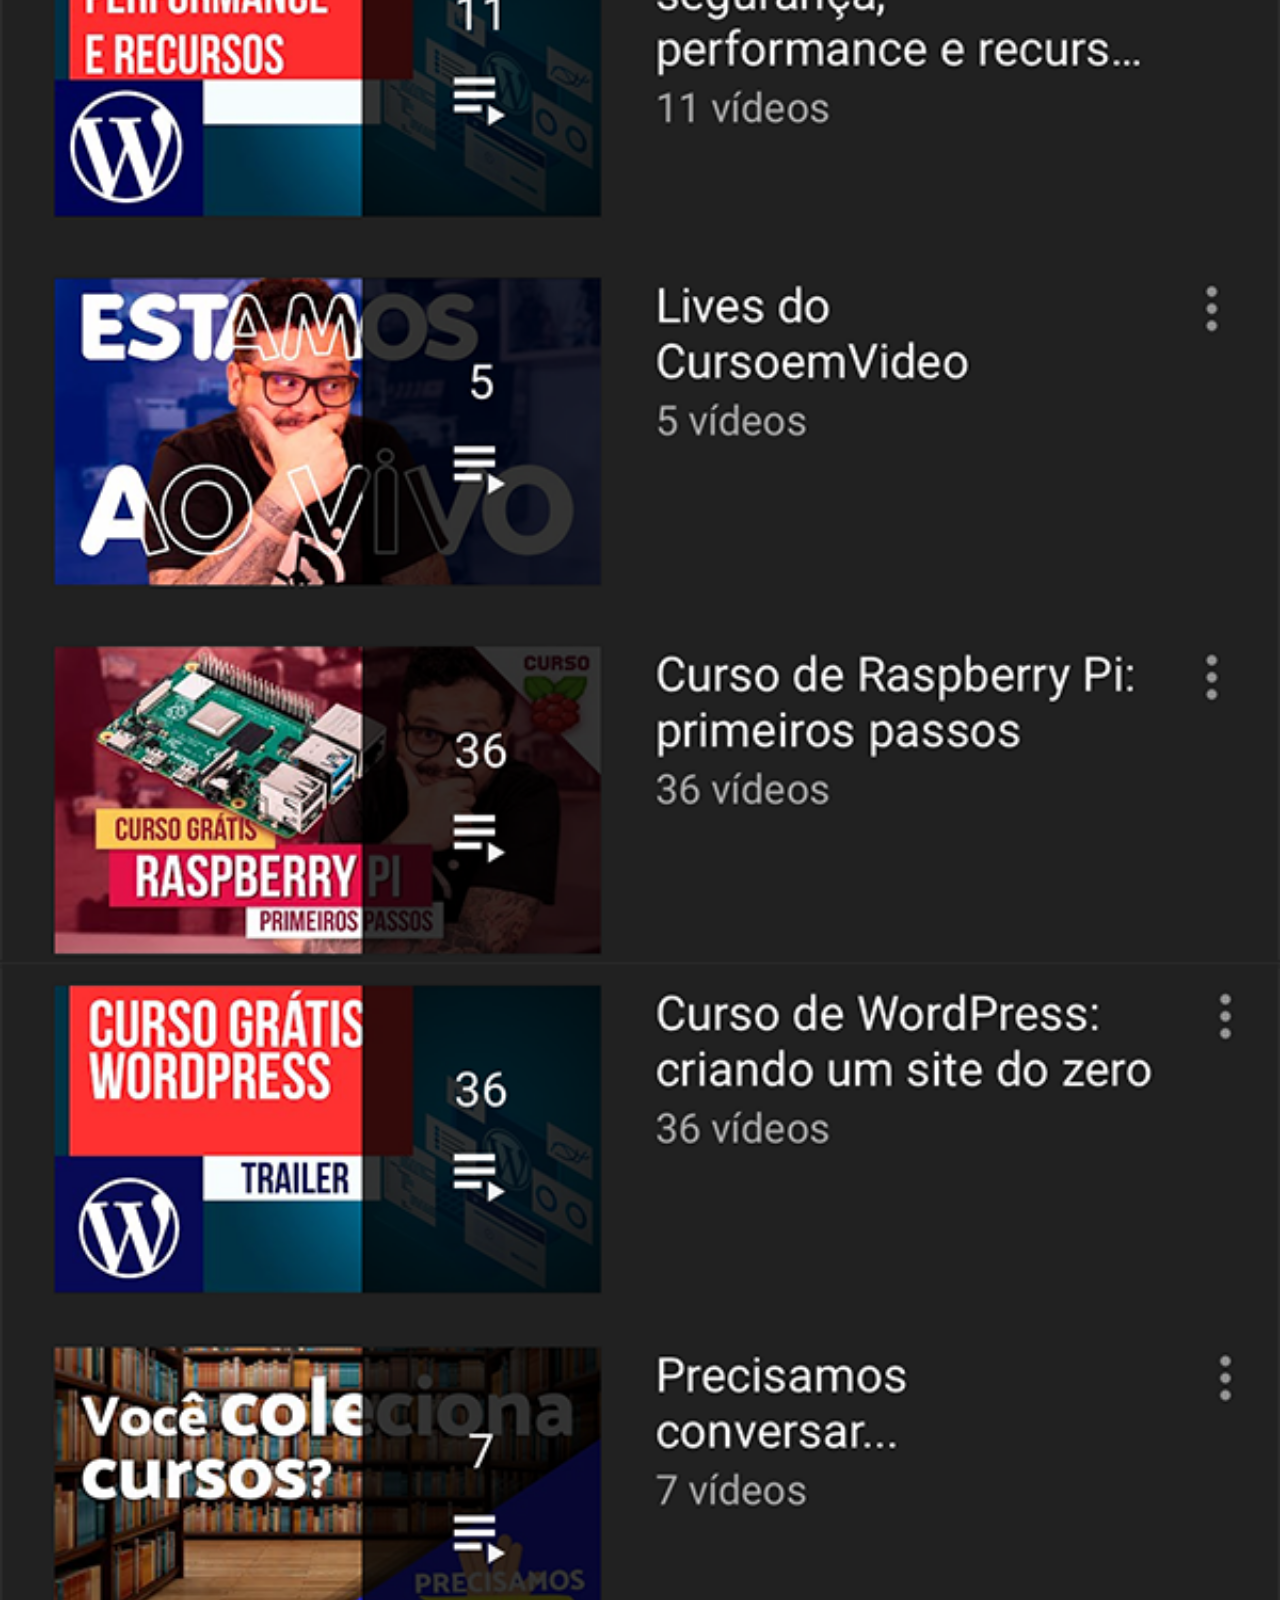
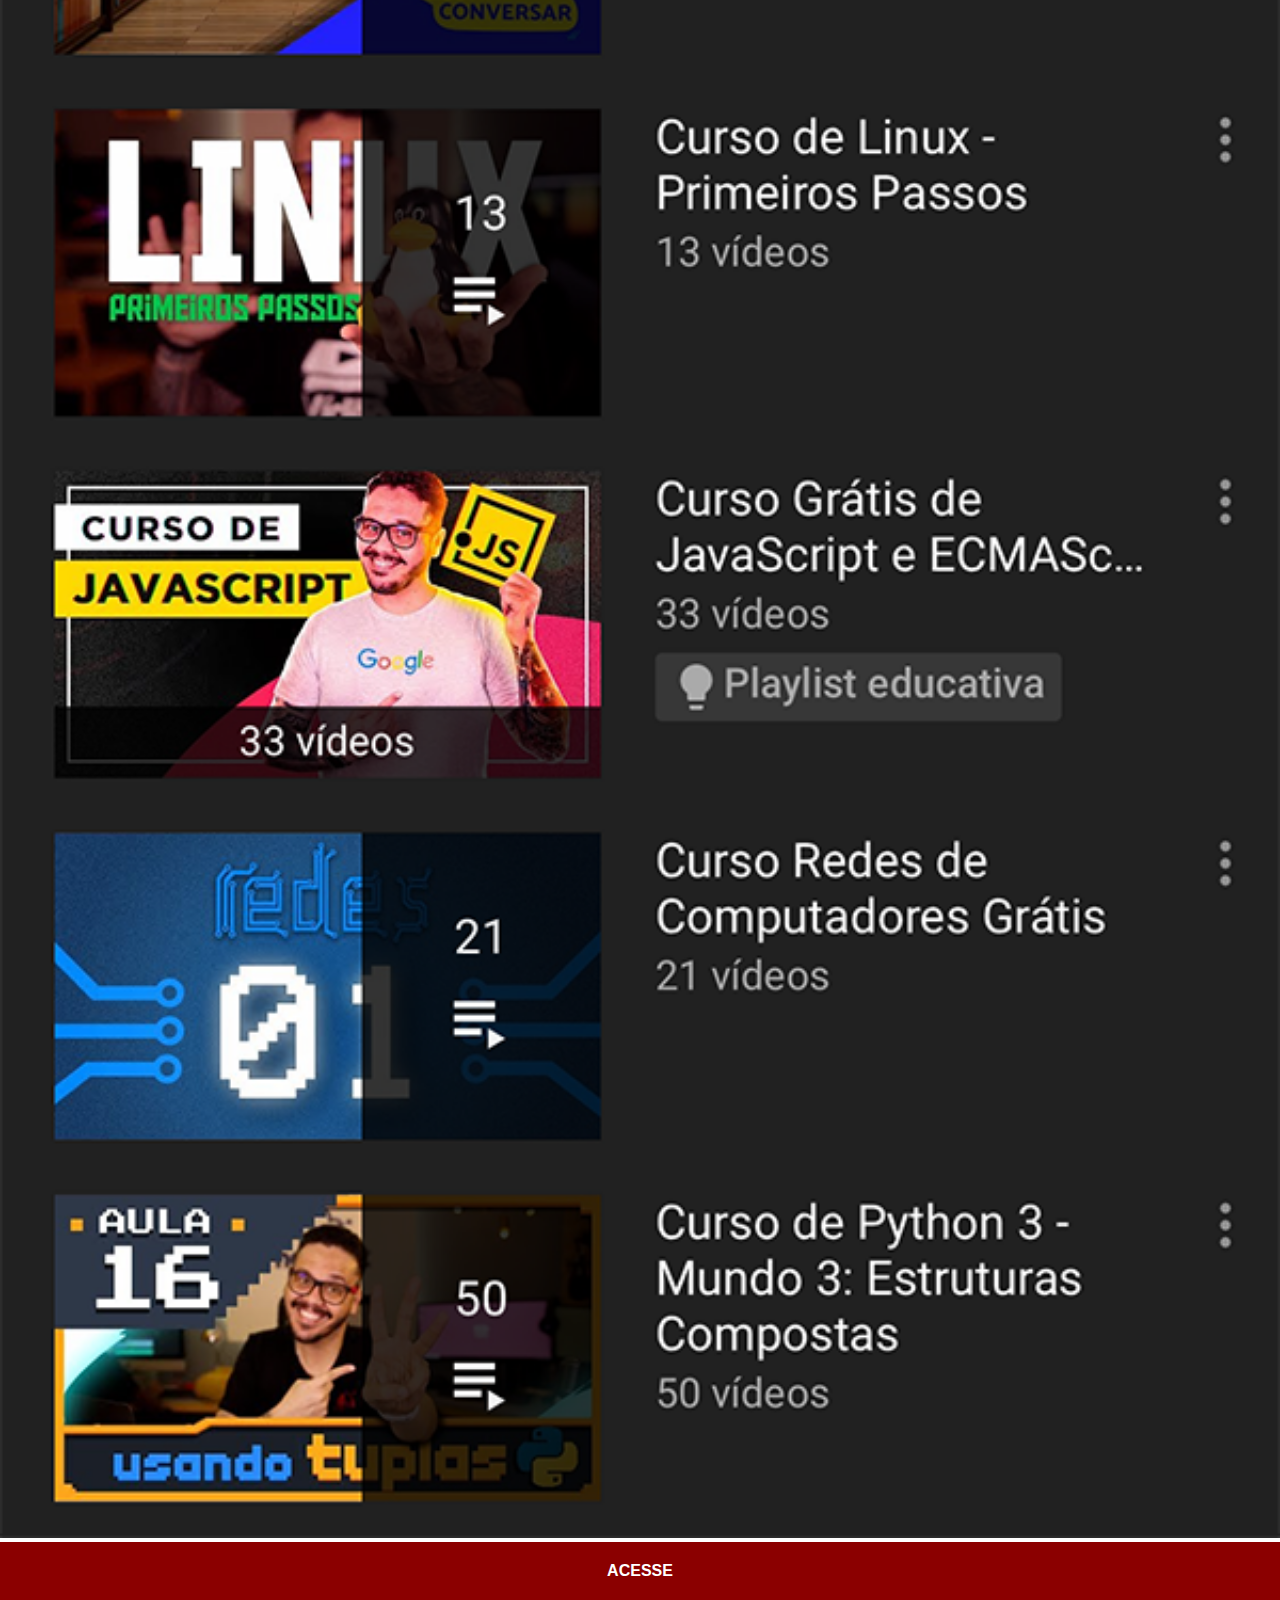
<file: youtube.html>
<!DOCTYPE html>
<html lang="pt-br">
<head>
    <meta charset="UTF-8">
    <meta http-equiv="X-UA-Compatible" content="IE=edge">
    <meta name="viewport" content="width=device-width, initial-scale=1.0">
    <title>YouTube</title>
    <link rel="stylesheet" href="estilos/social.css">
</head>
<body>
    <img src="imagens/tela-youtube.png" alt="YouTube">
    <a href="https://www.youtube.com/watch?v=zHKHMmEG9vE&list=PLHz_AreHm4dkcVCk2Bn_fdVQ81Fkrh6WT&ab_channel=CursoemV%C3%ADdeo" target="_blank">ACESSE</a>
</body>
</html>
</file>
<file: estilos/style.css>
@charset "UTF-8";

* {
    margin: 0px;
    padding: 0px;
    font-family: Arial, Helvetica, sans-serif;
}

html, body {
    height: 100vh;
    width: 100vw;
    background-color: black;
}

body {
    background: url('../imagens/fundo-madeira.jpg') no-repeat top center;
    background-size: cover;
    background-attachment: fixed;
}

main {
    position: relative;
    height: 100vh;
}

section#telefone {
    position: absolute;
    top: 50%;
    left: 50%;
    transform: translate(-50%, -50%);
    
    height: 627px;
    width: 311px;
    background-color: blue;
    background: url('../imagens/frame-iphone.png') no-repeat;
}

iframe#tela {
    position: relative;
    top: 80px;
    left: 22px;
    width: 267px;
    height: 471px;
}

section#redes-sociais {
    text-align: right;
}


section#redes-sociais img {
    width: 50px;
    margin: 10px;
    border-radius: 50%;
    box-shadow: 2px 2px 5px rgba(0, 0, 0, 0.400);
    box-sizing: border-box;
}

section#redes-sociais img:hover {
    transform: translate(-3px, -3px);
    box-shadow: 5px 5px 10px rgba(0, 0, 0, 0.582);
    transition: transform .4s;
}
</file>
<file: estilos/social.css>
@charset "UFT-8";

* {
    margin: 0px;
    padding: 0px;
    font-family: Arial, Helvetica, sans-serif;
}

::-webkit-scrollbar {
    width: 0px;
    height: 0px;
}

img {
    width: 100vw;

}

a {
    display: block;
    background-color: darkred;
    color: white;
    padding: 20px;
    text-align: center;
    font-weight: bolder;
    text-decoration: none;
}

a:hover {
    background-color: red;
}
</file>
